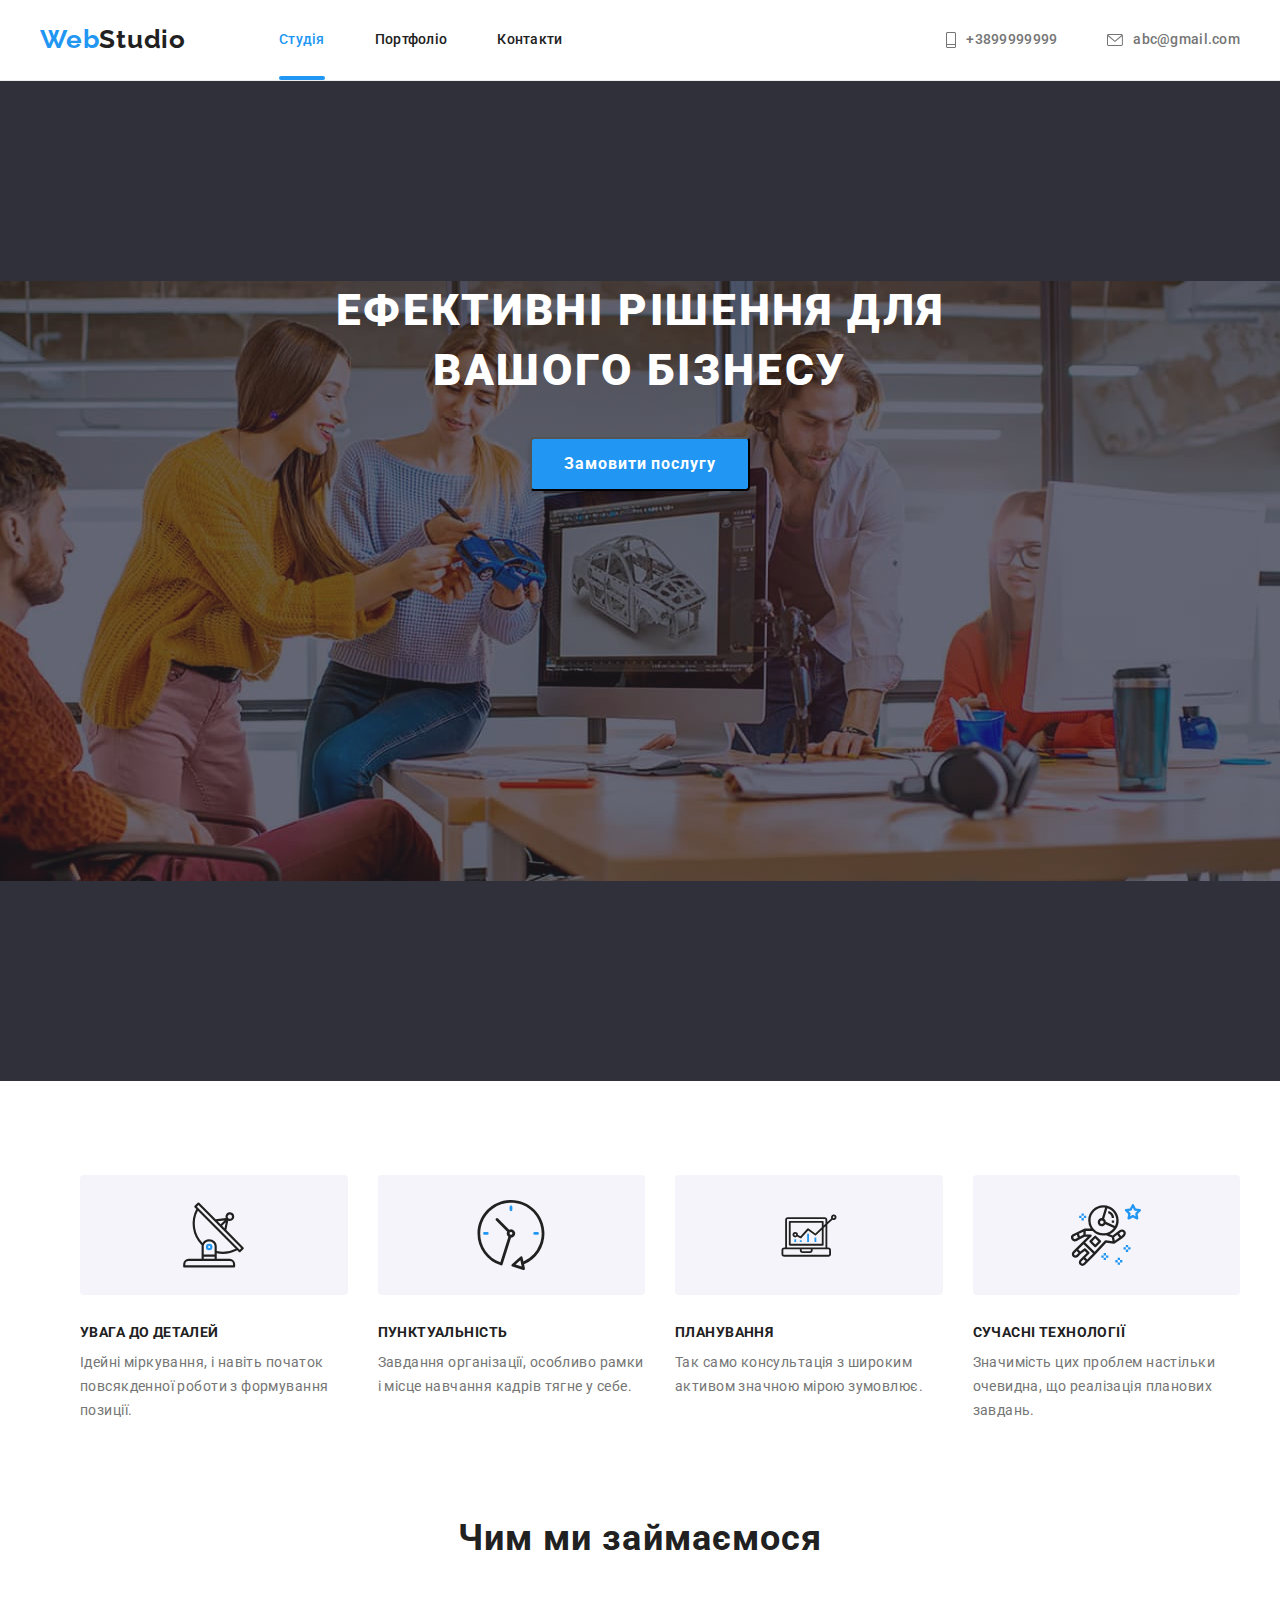
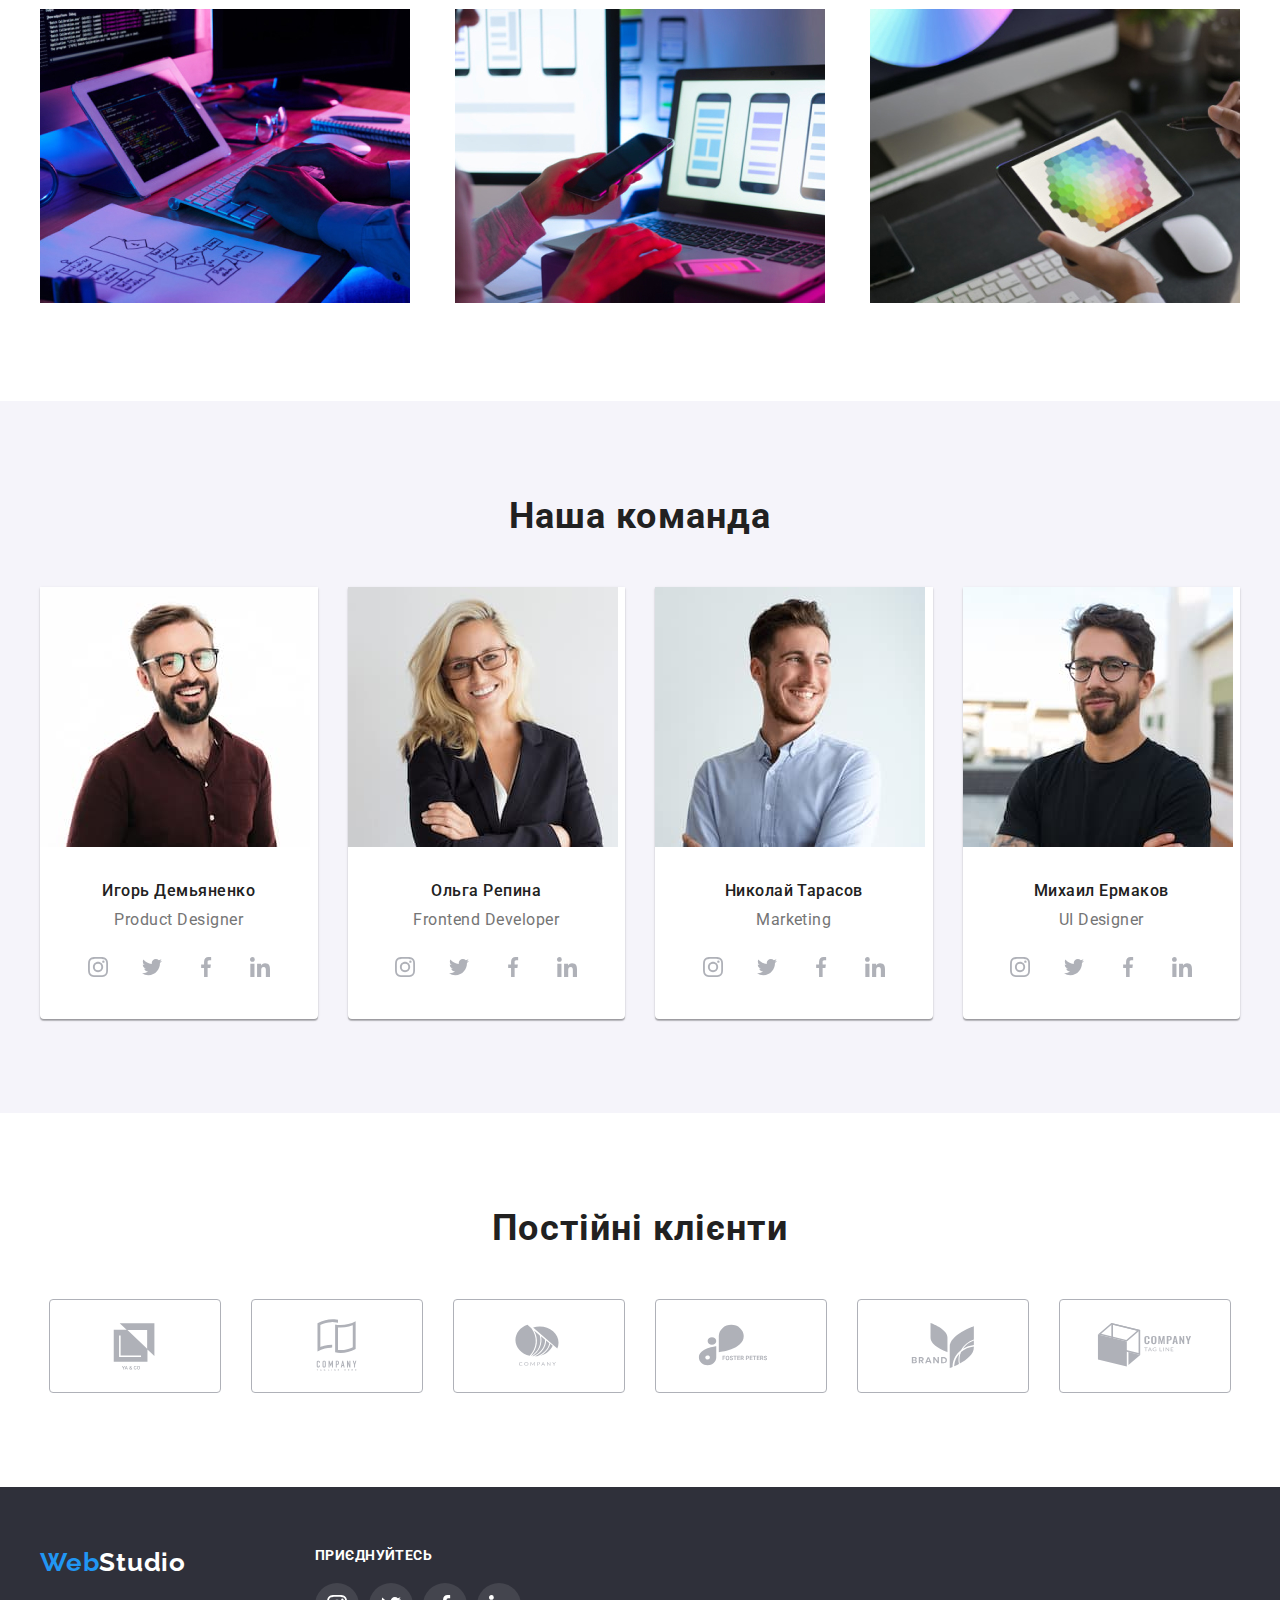
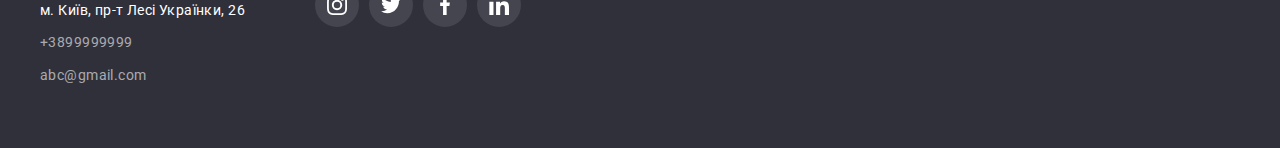
<file: index.html>
<!DOCTYPE html>
<html lang="uk">
  <head>
    <meta charset="UTF-8" />
    <meta http-equiv="X-UA-Compatible" content="IE=edge" />
    <meta name="viewport" content="width=device-width, initial-scale=1.0" />
    <title>goit-markup-hw-01</title>
    <link rel="preconnect" href="https://fonts.googleapis.com" />
    <link rel="preconnect" href="https://fonts.gstatic.com" crossorigin />

    <link rel="preconnect" href="https://fonts.googleapis.com" />
    <link rel="preconnect" href="https://fonts.gstatic.com" crossorigin />
    <link
      href="https://fonts.googleapis.com/css2?family=Raleway:wght@700&family=Roboto:wght@400;500;700;900&display=swap"
      rel="stylesheet"
    />

    <link
      rel="stylesheet"
      href="https://cdnjs.cloudflare.com/ajax/libs/modern-normalize/1.1.0/modern-normalize.min.css"
      integrity="sha512-wpPYUAdjBVSE4KJnH1VR1HeZfpl1ub8YT/NKx4PuQ5NmX2tKuGu6U/JRp5y+Y8XG2tV+wKQpNHVUX03MfMFn9Q=="
      crossorigin="anonymous"
      referrerpolicy="no-referrer"
    />
    <link rel="stylesheet" href="./styles.css/style.css" />
  </head>
  <!-- Унікальний контент сторінки -->
  <body class="body" data-page>
    <!--Шапка сайту-->
    <header class="header">
      <div class="container">
        <div class="header-container">
          <nav class="header-nav">
            <a class="logo link" href="./index.html"
              ><span class="logo-header">Web</span>Studio</a
            >
            <ul class="list-nav list">
              <li>
                <a
                  class="link-item current-link studio link"
                  href="./index.html"
                  >Студія</a
                >
              </li>
              <li>
                <a class="link-item portfolio link" href="./portfolio.html">
                  Портфоліо
                </a>
              </li>
              <li>
                <a class="link-item contacts link" href="#">Контакти </a>
              </li>
            </ul>
          </nav>
         
          <ul class="contacts-list list">
            <li class="contacts-icon-img">
              <a class="link-item contacts-link link" href="tel:+38999999999" 
                >+3899999999
                <svg class="contacts-icon" width="10" height="16">
                  <use href="./images/icons.svg#phone"></use>
                </svg>
              </a>
            </li>

            <li>
              <a class="link-item contacts-mail link" 
                href="mailto:abc@gmail.com"
                >abc@gmail.com
                <svg class="contacts-icon" width="16" height="12">
                  <use href="./images/icons.svg#mail"></use>
                </svg>
              </a>
            </li>
          </ul>
          
        </div>
      </div>
    </header>

    <!-- Основна інформація-герой -->
    <main class="main">
      <section class="hero">
        <div class="container">
          <div class="box-title-hero">
            <h1 class="title-hero">Ефективні рішення для вашого бізнесу</h1>
          </div>
          <div class="btn-hero">
            <button class="button-hero" data-modal-open>Замовити послугу</button>
          </div>
        </div>
      </section>

      <section class="section-features">
        <div class="container">
          <div class="box-list-features">
            <ul class="list-features list">
              <li class="list-features-item">
                <div class="features-img">
                  <svg class="features-icon" width="65" height="70">
                    <use href="./images/icons.svg#antenna"></use>
                  </svg>
                </div>

                <h3 class="section-title">УВАГА ДО ДЕТАЛЕЙ</h3>
                <p class="text">
                  Ідейні міркування, і навіть початок повсякденної роботи з
                  формування позиції.
                </p>
              </li>
              <li class="list-features-item">
                <div class="features-img">
                  <svg class="features-icon" width="70" height="70">
                    <use href="./images/icons.svg#clock"></use>
                  </svg>
                </div>

                <h3 class="section-title">ПУНКТУАЛЬНІСТЬ</h3>
                <p class="text">
                  Завдання організації, особливо рамки і місце навчання кадрів
                  тягне у себе.
                </p>
              </li>

              <li class="list-features-item">
                <div class="features-img">
                  <svg class="features-icon" width="70" height="55">
                    <use href="./images/icons.svg#diagram"></use>
                  </svg>
                </div>
                <h3 class="section-title">ПЛАНУВАННЯ</h3>
                <p class="text">
                  Так само консультація з широким активом значною мірою
                  зумовлює.
                </p>
              </li>
              <li class="list-features-item">
                <div class="features-img">
                  <svg class="features-icon" width="70" height="70">
                    <use href="./images/icons.svg#astronaut"></use>
                  </svg>
                </div>

                <h3 class="section-title">СУЧАСНІ ТЕХНОЛОГІЇ</h3>
                <p class="text">
                  Значимість цих проблем настільки очевидна, що реалізація
                  планових завдань.
                </p>
              </li>
            </ul>
          </div>
        </div>
      </section>
      <section class="works">
        <div class="box-works container">
          <div>
            <h2 class="title-works title">Чим ми займаємося</h2>
          </div>

          <div class="box-img-occupation">
            <ul class="list-occupation list">
              <li>
                <img
                  src="images/img1.jpg"
                  alt="программист за своим рабочим столом"
                />
              </li>
              <li>
                <img src="images/img2.jpg" alt="работа через телефон и пк" />
              </li>
              <li>
                <img src="images/img3.jpg" alt="работа через планшет и пк" />
              </li>
            </ul>
          </div>
        </div>
      </section>

      <section class="section-team">
        <div class="container box-team">
          <h2 class="title title-team">Наша команда</h2>

          <ul class="list-team list">
            <li class="team-item">
              <img
                class="team-img"
                src="images/img4.jpg"
                alt="Игорь Демьяненко Product Designer"
              />
              <div class="card-team">
                <h3 class="section-title-team">Игорь Демьяненко</h3>
                <p class="text-team">Product Designer</p>
                <ul class="socials list">
                  <li class="socials-item">
                    <a
                      class="socials-link link"
                      href=""
                      target="_blank"
                      rel="noopener noreferrer"
                      aria-label="instagram"
                    >
                      <svg class="socials-icon" width="20" height="20">
                        <use href="./images/icons.svg#instagram"></use>
                      </svg>
                    </a>
                  </li>
                  <li class="socials-item">
                    <a
                      class="socials-link link"
                      href=""
                      target="_blank"
                      rel="noopener noreferrer"
                      aria-label="twitter"
                    >
                      <svg class="socials-icon" width="20" height="20">
                        <use href="./images/icons.svg#twitter"></use>
                      </svg>
                    </a>
                  </li>
                  <li class="socials-item">
                    <a
                      class="socials-link link"
                      href=""
                      target="_blank"
                      rel="noopener noreferrer"
                      aria-label="facebook"
                    >
                      <svg class="socials-icon" width="20" height="20">
                        <use href="./images/icons.svg#facebook"></use>
                      </svg>
                    </a>
                  </li>
                  <li class="socials-item">
                    <a
                      class="socials-link link"
                      href=""
                      target="_blank"
                      rel="noopener noreferrer"
                      aria-label="linkedin"
                    >
                      <svg class="socials-icon" width="20" height="20">
                        <use href="./images/icons.svg#linkedin"></use>
                      </svg>
                    </a>
                  </li>
                </ul>
              </div>
            </li>
            <li class="team-item">
              <img
                class="team-img"
                src="images/img5.jpg"
                alt="Ольга Репина Frontend Developer"
              />
              <div class="card-team">
                <h3 class="section-title-team">Ольга Репина</h3>
                <p class="text-team">Frontend Developer</p>
                <ul class="socials list">
                  <li class="socials-item">
                    <a
                      class="socials-link link"
                      href=""
                      target="_blank"
                      rel="noopener noreferrer"
                      aria-label="instagram"
                    >
                      <svg class="socials-icon" width="20" height="20">
                        <use href="./images/icons.svg#instagram"></use>
                      </svg>
                    </a>
                  </li>
                  <li class="socials-item">
                    <a
                      class="socials-link link"
                      href=""
                      target="_blank"
                      rel="noopener noreferrer"
                      aria-label="twitter"
                    >
                      <svg class="socials-icon" width="20" height="20">
                        <use href="./images/icons.svg#twitter"></use>
                      </svg>
                    </a>
                  </li>
                  <li class="socials-item">
                    <a
                      class="socials-link link"
                      href=""
                      target="_blank"
                      rel="noopener noreferrer"
                      aria-label="facebook"
                    >
                      <svg class="socials-icon" width="20" height="20">
                        <use href="./images/icons.svg#facebook"></use>
                      </svg>
                    </a>
                  </li>
                  <li class="socials-item">
                    <a
                      class="socials-link link"
                      href=""
                      target="_blank"
                      rel="noopener noreferrer"
                      aria-label="linkedin"
                    >
                      <svg class="socials-icon" width="20" height="20">
                        <use href="./images/icons.svg#linkedin"></use>
                      </svg>
                    </a>
                  </li>
                </ul>
              </div>
            </li>

            <li class="team-item">
              <img
                class="team-img"
                src="images/img6.jpg"
                alt="Николай Тарасов Marketing"
              />
              <div class="card-team">
                <h3 class="section-title-team">Николай Тарасов</h3>
                <p class="text-team">Marketing</p>
                <ul class="socials list">
                  <li class="socials-item">
                    <a
                      class="socials-link link"
                      href=""
                      target="_blank"
                      rel="noopener noreferrer"
                      aria-label="instagram"
                    >
                      <svg class="socials-icon" width="20" height="20">
                        <use href="./images/icons.svg#instagram"></use>
                      </svg>
                    </a>
                  </li>
                  <li class="socials-item">
                    <a
                      class="socials-link link"
                      href=""
                      target="_blank"
                      rel="noopener noreferrer"
                      aria-label="twitter"
                    >
                      <svg class="socials-icon" width="20" height="20">
                        <use href="./images/icons.svg#twitter"></use>
                      </svg>
                    </a>
                  </li>
                  <li class="socials-item">
                    <a
                      class="socials-link link"
                      href=""
                      target="_blank"
                      rel="noopener noreferrer"
                      aria-label="facebook"
                    >
                      <svg class="socials-icon" width="20" height="20">
                        <use href="./images/icons.svg#facebook"></use>
                      </svg>
                    </a>
                  </li>
                  <li class="socials-item">
                    <a
                      class="socials-link link"
                      href=""
                      target="_blank"
                      rel="noopener noreferrer"
                      aria-label="linkedin"
                    >
                      <svg class="socials-icon" width="20" height="20">
                        <use href="./images/icons.svg#linkedin"></use>
                      </svg>
                    </a>
                  </li>
                </ul>
              </div>
            </li>
            <li class="team-item">
              <img
                class="team-img"
                src="images/img7.jpg"
                alt="Михаил Ермаков UI Designer"
              />
              <div class="card-team">
                <h3 class="section-title-team">Михаил Ермаков</h3>
                <p class="text-team">UI Designer</p>
                <ul class="socials list">
                  <li class="socials-item">
                    <a
                      class="socials-link link"
                      href=""
                      target="_blank"
                      rel="noopener noreferrer"
                      aria-label="instagram"
                    >
                      <svg class="socials-icon" width="20" height="20">
                        <use href="./images/icons.svg#instagram"></use>
                      </svg>
                    </a>
                  </li>
                  <li class="socials-item">
                    <a
                      class="socials-link link"
                      href=""
                      target="_blank"
                      rel="noopener noreferrer"
                      aria-label="twitter"
                    >
                      <svg class="socials-icon" width="20" height="20">
                        <use href="./images/icons.svg#twitter"></use>
                      </svg>
                    </a>
                  </li>
                  <li class="socials-item">
                    <a
                      class="socials-link link"
                      href=""
                      target="_blank"
                      rel="noopener noreferrer"
                      aria-label="facebook"
                    >
                      <svg class="socials-icon" width="20" height="20">
                        <use href="./images/icons.svg#facebook"></use>
                      </svg>
                    </a>
                  </li>
                  <li class="socials-item">
                    <a
                      class="socials-link link"
                      href=""
                      target="_blank"
                      rel="noopener noreferrer"
                      aria-label="linkedin"
                    >
                      <svg class="socials-icon" width="20" height="20">
                        <use href="./images/icons.svg#linkedin"></use>
                      </svg>
                    </a>
                  </li>
                </ul>
              </div>
            </li>
          </ul>
        </div>
      </section>

      <section class="client">
        <div class="container">
          <h2 class="title title-client">Постійні клієнти</h2>
          <div>
            <ul class="client-list list">
              <li class="client-item">
                <a
                  class="client-link link"
                  href=""
                  target="_blank"
                  rel="noopener noreferrer"
                  aria-label="Лого"
                >
                  <svg class="client-icon" width="106" height="60">
                    <use href="./images/icons.svg#logo"></use>
                  </svg>
                </a>
              </li>
              <li class="client-item">
                <a
                  class="client-link link"
                  href=""
                  target="_blank"
                  rel="noopener noreferrer"
                  aria-label="logo-1"
                >
                  <svg class="client-icon" width="106" height="60">
                    <use href="./images/icons.svg#logo-1"></use>
                  </svg>
                </a>
              </li>
              <li class="client-item">
                <a
                  class="client-link link"
                  href=""
                  target="_blank"
                  rel="noopener noreferrer"
                  aria-label="logo-2"
                >
                  <svg class="client-icon" width="106" height="60">
                    <use href="./images/icons.svg#logo-2"></use>
                  </svg>
                </a>
              </li>
              <li class="client-item">
                <a
                  class="client-link link"
                  href=""
                  target="_blank"
                  rel="noopener noreferrer"
                  aria-label="logo-3"
                >
                  <svg class="client-icon" width="106" height="60">
                    <use href="./images/icons.svg#logo-3"></use>
                  </svg>
                </a>
              </li>
              <li class="client-item">
                <a
                  class="client-link link"
                  href=""
                  target="_blank"
                  rel="noopener noreferrer"
                  aria-label="logo-4"
                >
                  <svg class="client-icon" width="106" height="60">
                    <use href="./images/icons.svg#logo-4"></use>
                  </svg>
                </a>
              </li>
              <li class="client-item">
                <a
                  class="client-link link"
                  href=""
                  target="_blank"
                  rel="noopener noreferrer"
                  aria-label="logo-5"
                >
                  <svg class="client-icon" width="106" height="60">
                    <use href="./images/icons.svg#logo-5"></use>
                  </svg>
                </a>
              </li>
            </ul>
          </div>
        </div>
      </section>
    </main>
 
    <!--Підвал сайту-->
    <footer class="footer">
      <div class="container footer-item">
        <div class="footer-content">
          <div class="footer-box">
            <a class="logo-footer link" href=""
              ><span class="logo-color">Web</span>Studio</a
            >

            <address class="address-item">
              <a class="link" href=""
                ><span class="address">м. Київ, пр-т Лесі Українки, 26</span></a
              >
              <a class="contacts-footer link" href="tel:+38999999999"
                >+3899999999</a
              >
              <a class="contacts-footer link" href="mailto:abc@gmail.com"
                >abc@gmail.com</a
              >
            </address>
          </div>

          <div>
            <h3 class="footer-title">Приєднуйтесь</h3>
            <ul class="footer-socials list">
              <li class="footer-socials-item">
                <a
                  class="footer-socials-link link"
                  href=""
                  target="_blank"
                  rel="noopener noreferrer"
                  aria-label="instagram"
                >
                  <svg class="footer-socials-icon" width="20" height="20">
                    <use href="./images/icons.svg#instagram"></use>
                  </svg>
                </a>
              </li>
              <li class="footer-socials-item">
                <a
                  class="footer-socials-link link"
                  href=""
                  target="_blank"
                  rel="noopener noreferrer"
                  aria-label="twitter"
                >
                  <svg class="footer-socials-icon" width="20" height="20">
                    <use href="./images/icons.svg#twitter"></use>
                  </svg>
                </a>
              </li>
              <li class="footer-socials-item">
                <a
                  class="footer-socials-link link"
                  href=""
                  target="_blank"
                  rel="noopener noreferrer"
                  aria-label="facebook"
                >
                  <svg class="footer-socials-icon" width="20" height="20">
                    <use href="./images/icons.svg#facebook"></use>
                  </svg>
                </a>
              </li>
              <li class="footer-socials-item">
                <a
                  class="footer-socials-link link"
                  href=""
                  target="_blank"
                  rel="noopener noreferrer"
                  aria-label="linkedin"
                >
                  <svg class="footer-socials-icon" width="20" height="20">
                    <use href="./images/icons.svg#linkedin"></use>
                  </svg>
                </a>
              </li>
            </ul>
          </div>
        </div>
      </div>
    </footer>
    <!-- Модальне вікно-->
    <div class="backdrop is-hidden" data-modal>
      <div class="modal">
        <button class="modal-btn" type="button" data-modal-close>
          <svg class="modal-btn-icon" width="18" height="18">
            <use href="./images/icons.svg#icon-close"></use>
            
          </svg>
        </button>
      </div>
    </div>
    <script src="./js/modal.js"></script>
  </body>
</html>
</file>
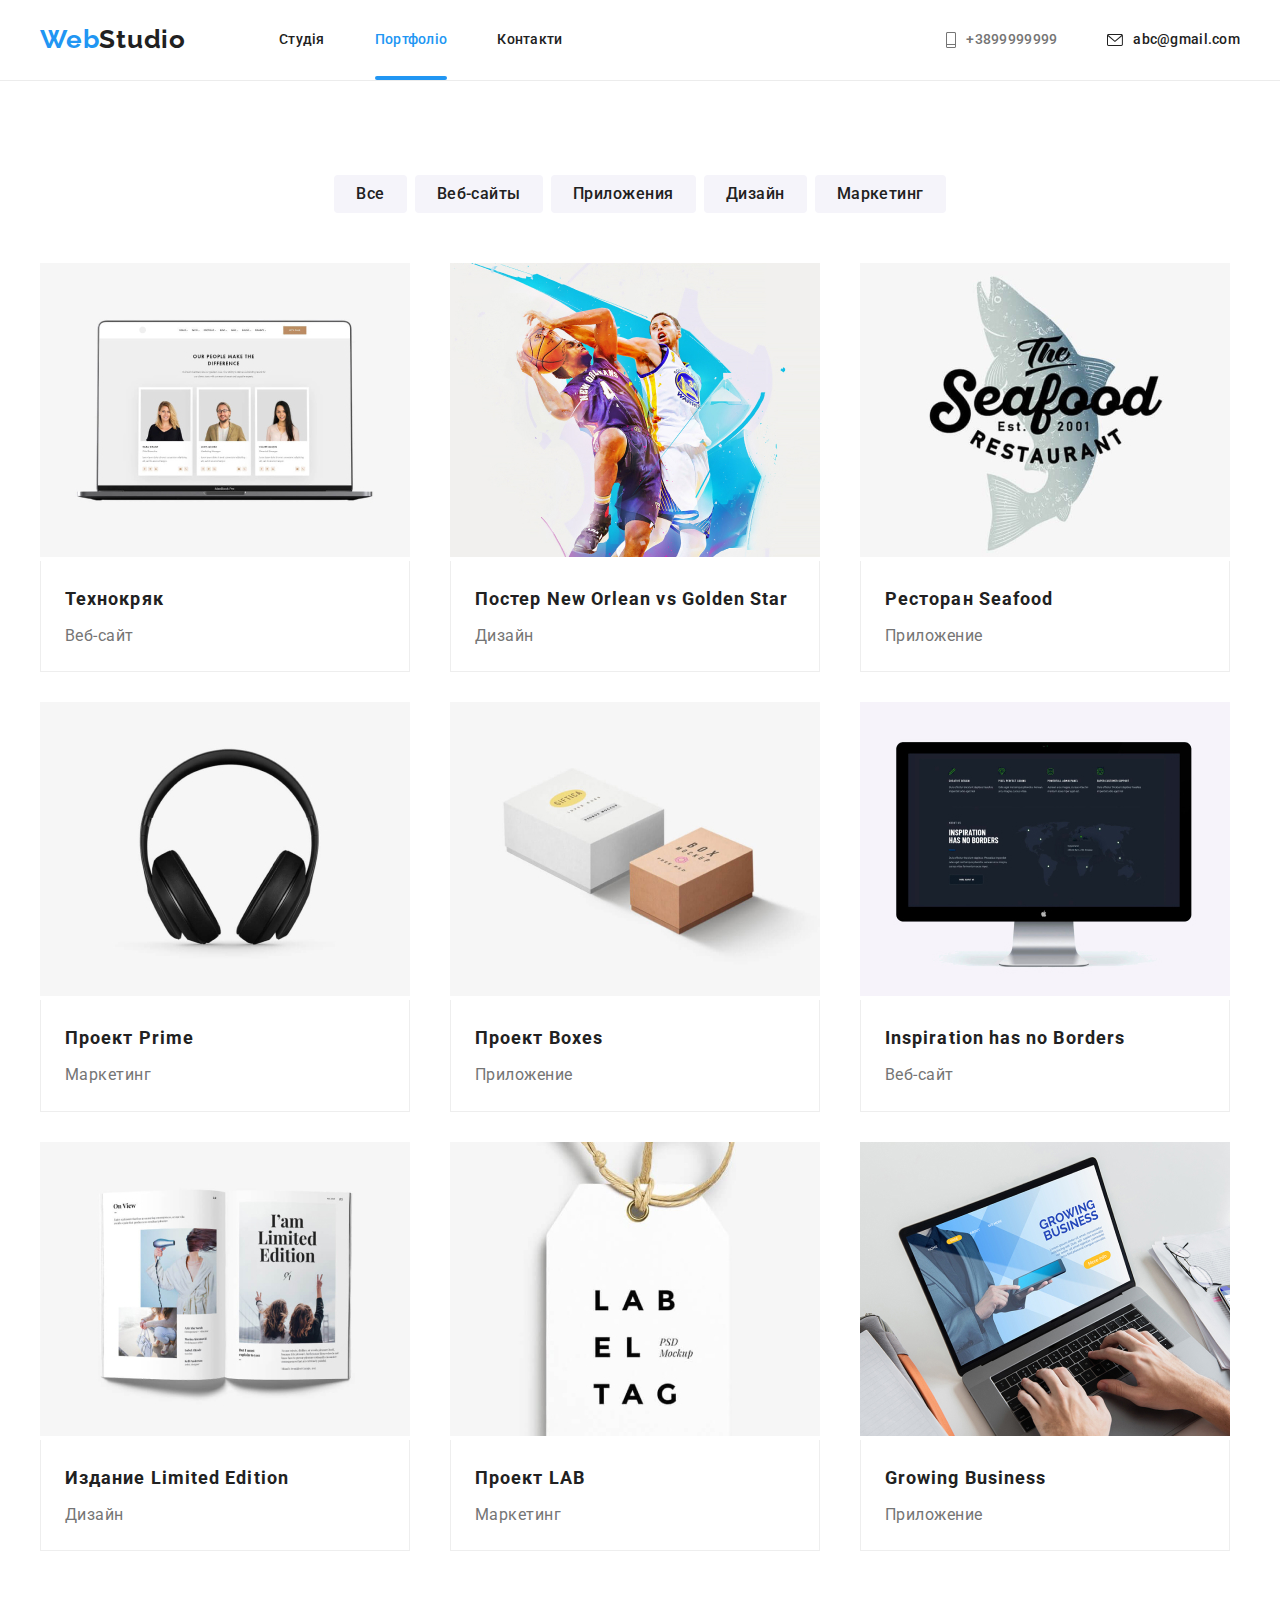
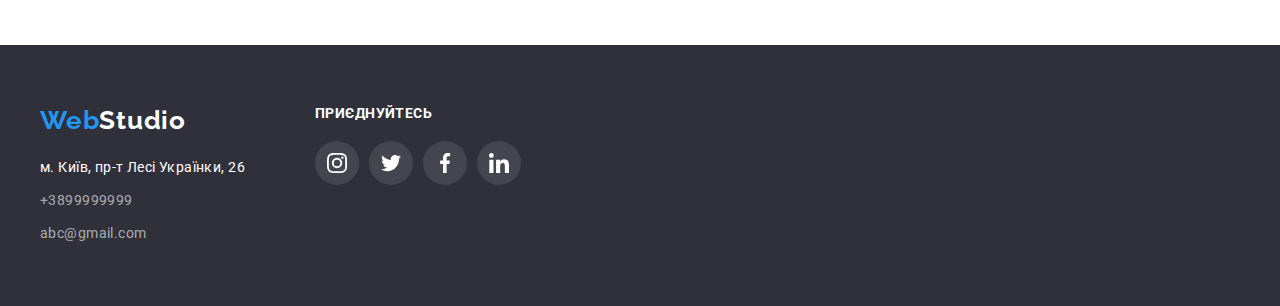
<file: portfolio.html>
<!DOCTYPE html>
<html lang="uk">
  <head>
    <meta charset="UTF-8" />
    <meta http-equiv="X-UA-Compatible" content="IE=edge" />
    <meta name="viewport" content="width=device-width, initial-scale=1.0" />
    <title>goit-markup-hw-01</title>
    <link rel="preconnect" href="https://fonts.googleapis.com" />
    <link rel="preconnect" href="https://fonts.gstatic.com" crossorigin />

    <link rel="preconnect" href="https://fonts.googleapis.com" />
    <link rel="preconnect" href="https://fonts.gstatic.com" crossorigin />
    <link
      href="https://fonts.googleapis.com/css2?family=Raleway:wght@700&family=Roboto:wght@400;500;700;900&display=swap"
      rel="stylesheet"
    />
    <link
      rel="stylesheet"
      href="https://cdnjs.cloudflare.com/ajax/libs/modern-normalize/1.1.0/modern-normalize.min.css"
      integrity="sha512-wpPYUAdjBVSE4KJnH1VR1HeZfpl1ub8YT/NKx4PuQ5NmX2tKuGu6U/JRp5y+Y8XG2tV+wKQpNHVUX03MfMFn9Q=="
      crossorigin="anonymous"
      referrerpolicy="no-referrer"
    />

    <link rel="stylesheet" href="./styles.css/style.css" />
  </head>
  <!-- Унікальний контент сторінки -->
  <body class="body">
    <!--Шапка сайту-->
    <header class="header">
      <div class="container">
        <div class="header-container">
          <nav class="header-nav">
            <a class="logo link" href="./index.html"
              ><span class="logo-header">Web</span>Studio</a
            >
            <ul class="list-nav list">
              <li>
                <a
                  class="link-item  studio link"
                  href="./index.html"
                  >Студія</a
                >
              </li>
              <li>
                <a class="link-item current-link portfolio link" href="./portfolio.html">
                  Портфоліо
                </a>
              </li>
              <li>
                <a class="link-item contacts link" href="">Контакти </a>
              </li>
            </ul>
          </nav>

          <ul class="contacts-list list">
            <li class="contacts-icon-img">
              <a class="link-item contacts-link link" href="tel:+38999999999"
                >+3899999999
                <svg class="contacts-icon" width="10" height="16">
                  <use href="./images/icons.svg#phone"></use>
                </svg>
              </a>
            </li>

            <li>
              <a
                class="link-item contacts-item link"
                href="mailto:abc@gmail.com"
                >abc@gmail.com
                <svg class="contacts-icon" width="16" height="12">
                  <use href="./images/icons.svg#mail"></use>
                </svg>
              </a>
            </li>
          </ul>
        </div>
      </div>
    </header>

    <main>
      <!-- navication -->

      <section class="section-navigation">
        <div class="portfolio container">
          <ul class="list-button list">
            <li class="button-item">
              <button class="button">Все</button>
            </li>
            <li class="button-item">
              <button class="button">Веб-сайты</button>
            </li>
            <li class="button-item">
              <button class="button">Приложения</button>
            </li>
            <li class="button-item">
              <button class="button">Дизайн</button>
            </li>
            <li class="button-item">
              <button class="button">Маркетинг</button>
            </li>
          </ul>

          <div class="portfolio-box">
            <ul class="list list-portfolio">
              <li class="portfolio-item">
                <a class="card-portfolio button-link" href="">
                <div class="portfolio-img">
                  
                  <img src="./images/portfolio/1.jpg" alt="Технокряк" />
                  <div class="overlay">
                    <p class="overlay-text">
                      Ресурс пропонує комплексні пропозиції з різним рівнем функціоналу та сервісів. Все це дозволить відвідувачу отримати вичерпні відомості про компанію чи приватну особу.
                    </p>
                    
                  </div>
                  
                </div>
                  <div class="portfolio-info">
                    <h3 class="section-title-portfolio">Технокряк</h3>
                    <p class="text-portfolio">Веб-сайт</p>
                  </div>
                </a>
                
              </li>
              <li class="portfolio-item">
                <a class="card-portfolio button-link" href="">
                 <div class="portfolio-img">
                  <img
                  src="./images/portfolio/2.jpg"
                  alt="Постер New Orlean vs Golden Star"/>

                  <div class="overlay">
                  <p class="overlay-text">
                    Ресурс пропонує комплексні пропозиції з різним рівнем функціоналу та сервісів. Все це дозволить відвідувачу отримати вичерпні відомості про компанію чи приватну особу.
                  </p>
                </div>
                 </div>
                  

                  <div class="portfolio-info">
                    <h3 class="section-title-portfolio">
                      Постер New Orlean vs Golden Star
                    </h3>
                    <p class="text-portfolio">Дизайн</p>
                  </div>
                </a>
              </li>
              <li class="portfolio-item">
                <a class="card-portfolio button-link" href="">
                  <div class="portfolio-img">
                  <img src="./images/portfolio/3.jpg" alt="Ресторан Seafood" />
                  <div class="overlay">
                    <p class="overlay-text">
                      Ресурс пропонує комплексні пропозиції з різним рівнем функціоналу та сервісів. Все це дозволить відвідувачу отримати вичерпні відомості про компанію чи приватну особу.
                    </p>
                  </div>
                  </div>

               
                  <div class="portfolio-info">
                    <h3 class="section-title-portfolio">Ресторан Seafood</h3>
                    <p class="text-portfolio">Приложение</p>
                  </div>
                </a>
              </li>
              <li class="portfolio-item">
                <a class="card-portfolio button-link" href="">
                  
                  <div class="portfolio-img">
                    <img src="./images/portfolio/4.jpg" alt="Проект Prime" />
                    <div class="overlay">
                      <p class="overlay-text">
                        Ресурс пропонує комплексні пропозиції з різним рівнем функціоналу та сервісів. Все це дозволить відвідувачу отримати вичерпні відомості про компанію чи приватну особу.
                      </p>
                    </div>
                    </div>
                  <div class="portfolio-info">
                    <h3 class="section-title-portfolio">Проект Prime</h3>
                    <p class="text-portfolio">Маркетинг</p>
                  </div>
                </a>
              </li>
              <li class="portfolio-item">
                <a class="card-portfolio button-link" href="">
                 
                  <div class="portfolio-img">
                    <img src="./images/portfolio/5.jpg" alt="Проект Boxes" />
                    <div class="overlay">
                      <p class="overlay-text">
                        Ресурс пропонує комплексні пропозиції з різним рівнем функціоналу та сервісів. Все це дозволить відвідувачу отримати вичерпні відомості про компанію чи приватну особу.
                      </p>
                    </div>
                    </div>
                  <div class="portfolio-info">
                    <h3 class="section-title-portfolio">Проект Boxes</h3>
                    <p class="text-portfolio">Приложение</p>
                  </div>
                </a>
              </li>
              <li class="portfolio-item">
                <a class="card-portfolio button-link" href="">
                  <div class="portfolio-img">
                    <img
                    src="./images/portfolio/6.jpg"
                    alt="Inspiration has no Borders"/>
                    <div class="overlay">
                      <p class="overlay-text">
                        Ресурс пропонує комплексні пропозиції з різним рівнем функціоналу та сервісів. Все це дозволить відвідувачу отримати вичерпні відомості про компанію чи приватну особу.
                      </p>
                    </div>
                    </div>
                  <div class="portfolio-info">
                    <h3 class="section-title-portfolio">
                      Inspiration has no Borders
                    </h3>
                    <p class="text-portfolio">Веб-сайт</p>
                  </div>
                </a>
              </li>
              <li class="portfolio-item">
                <a class="card-portfolio button-link" href="">
                 
                   <div class="portfolio-img">
                    <img src="./images/portfolio/7.jpg"
                     alt="Издание Limited Edition"/>
                    <div class="overlay">
                      <p class="overlay-text">
                        Ресурс пропонує комплексні пропозиції з різним рівнем функціоналу та сервісів. Все це дозволить відвідувачу отримати вичерпні відомості про компанію чи приватну особу.
                      </p>
                    </div>
                    </div>
                  <div class="portfolio-info">
                    <h3 class="section-title-portfolio">
                      Издание Limited Edition
                    </h3>
                    <p class="text-portfolio">Дизайн</p>
                  </div>
                </a>
              </li>
              <li class="portfolio-item">
                <a class="card-portfolio button-link" href="">
                
                  <div class="portfolio-img">
                    <img src="./images/portfolio/8.jpg" alt="Проект LAB" />
                    <div class="overlay">
                      <p class="overlay-text">
                        Ресурс пропонує комплексні пропозиції з різним рівнем функціоналу та сервісів. Все це дозволить відвідувачу отримати вичерпні відомості про компанію чи приватну особу.
                      </p>
                    </div>
                    </div>
                  <div class="portfolio-info">
                    <h3 class="section-title-portfolio">Проект LAB</h3>
                    <p class="text-portfolio">Маркетинг</p>
                  </div>
                </a>
              </li>
              <li class="portfolio-item">
                <a class="card-portfolio button-link" href="">
                  <div class="portfolio-img">
                    <img src="./images/portfolio/9.jpg" alt="Growing Business" />
                    <div class="overlay">
                      <p class="overlay-text">
                        Ресурс пропонує комплексні пропозиції з різним рівнем функціоналу та сервісів. Все це дозволить відвідувачу отримати вичерпні відомості про компанію чи приватну особу.
                      </p>
                    </div>
                    </div>
                  <div class="portfolio-info">
                    <h3 class="section-title-portfolio">Growing Business</h3>
                    <p class="text-portfolio">Приложение</p>
                  </div>
                </a>
              </li>
            </ul>
          </div>
        </div>
      </section>
    </main>
    <!--Підвал сайту-->
    <!--Підвал сайту-->
    <footer class="footer">
      <div class="container footer-item">
        <div class="footer-content">
          <div class="footer-box">
            <a class="logo-footer link" href=""
              ><span class="logo-color">Web</span>Studio</a
            >

            <address class="address-item">
              <a class="link" href=""
                ><span class="address">м. Київ, пр-т Лесі Українки, 26</span></a
              >
              <a class="contacts-footer link" href="tel:+38999999999"
                >+3899999999</a
              >
              <a class="contacts-footer link" href="mailto:abc@gmail.com"
                >abc@gmail.com</a
              >
            </address>
          </div>

          <div>
            <h3 class="footer-title">Приєднуйтесь</h3>
            <ul class="footer-socials list">
              <li class="footer-socials-item">
                <a
                  class="footer-socials-link link"
                  href=""
                  target="_blank"
                  rel="noopener noreferrer"
                  aria-label="instagram"
                >
                  <svg class="footer-socials-icon" width="20" height="20">
                    <use href="./images/icons.svg#instagram"></use>
                  </svg>
                </a>
              </li>
              <li class="footer-socials-item">
                <a
                  class="footer-socials-link link"
                  href=""
                  target="_blank"
                  rel="noopener noreferrer"
                  aria-label="twitter"
                >
                  <svg class="footer-socials-icon" width="20" height="20">
                    <use href="./images/icons.svg#twitter"></use>
                  </svg>
                </a>
              </li>
              <li class="footer-socials-item">
                <a
                  class="footer-socials-link link"
                  href=""
                  target="_blank"
                  rel="noopener noreferrer"
                  aria-label="facebook"
                >
                  <svg class="footer-socials-icon" width="20" height="20">
                    <use href="./images/icons.svg#facebook"></use>
                  </svg>
                </a>
              </li>
              <li class="footer-socials-item">
                <a
                  class="footer-socials-link link"
                  href=""
                  target="_blank"
                  rel="noopener noreferrer"
                  aria-label="linkedin"
                >
                  <svg class="footer-socials-icon" width="20" height="20">
                    <use href="./images/icons.svg#linkedin"></use>
                  </svg>
                </a>
              </li>
            </ul>
          </div>
        </div>
      </div>
    </footer>
    <script src="./js/modal.js"></script>
  </body>
</html>
</file>
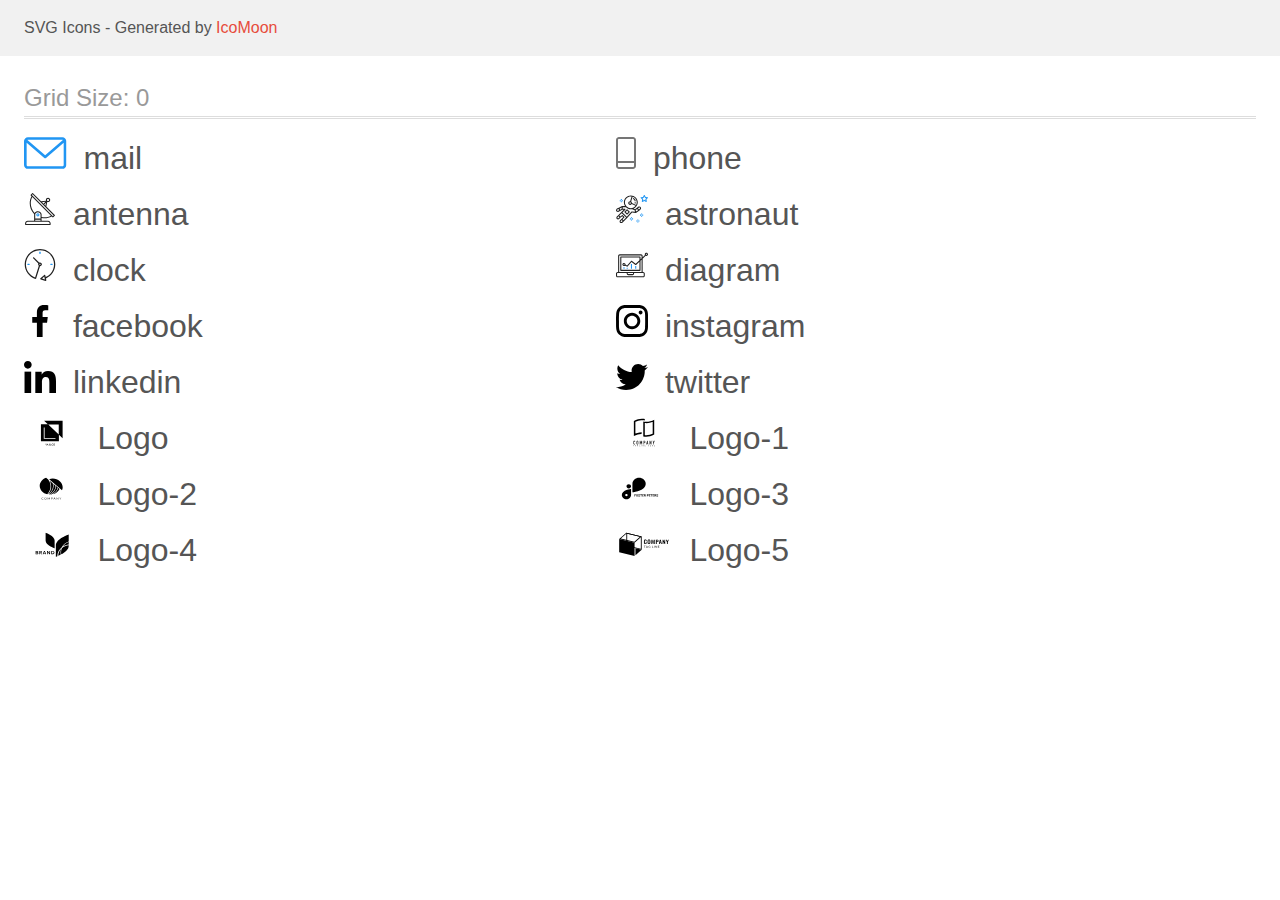
<file: images/icomoon-2/demo.html>
<!doctype html>
<html>
<head>
    <title>IcoMoon - SVG Icons</title>
    <meta charset="utf-8">
    <meta name="viewport" content="width=device-width, initial-scale=1">
    <link rel="stylesheet" href="demo-files/demo.css">
    <link rel="stylesheet" href="style.css">
</head>
<body>
<svg aria-hidden="true" style="position: absolute; width: 0; height: 0; overflow: hidden;" version="1.1" xmlns="http://www.w3.org/2000/svg" xmlns:xlink="http://www.w3.org/1999/xlink">
<defs>
<symbol id="mail" viewBox="0 0 43 32">
<path fill="#2196f3" style="fill: var(--color1, #2196f3)" d="M38.667 0h-34.667c-2.206 0-4 1.794-4 4v24c0 2.206 1.794 4 4 4h34.667c2.206 0 4-1.794 4-4v-24c0-2.206-1.794-4-4-4v0zM38.667 2.667c0.181 0 0.353 0.038 0.511 0.103l-17.844 15.466-17.844-15.466c0.158-0.066 0.33-0.103 0.511-0.103h34.667zM38.667 29.333h-34.667c-0.736 0-1.333-0.598-1.333-1.333v-22.413l17.793 15.421c0.251 0.217 0.563 0.326 0.874 0.326s0.622-0.108 0.874-0.326l17.793-15.421v22.413c0 0.736-0.598 1.333-1.333 1.333v0z"></path>
</symbol>
<symbol id="phone" viewBox="0 0 20 32">
<path fill="#757575" style="fill: var(--color2, #757575)" d="M17 0h-14c-1.654 0-3 1.346-3 3v26c0 1.654 1.346 3 3 3h14c1.654 0 3-1.346 3-3v-26c0-1.654-1.346-3-3-3zM3 2h14c0.552 0 1 0.448 1 1v21h-16v-21c0-0.552 0.448-1 1-1zM17 30h-14c-0.552 0-1-0.448-1-1v-3h16v3c0 0.552-0.448 1-1 1z"></path>
</symbol>
<symbol id="antenna" viewBox="0 0 32 32">
<path fill="#212121" style="fill: var(--color3, #212121)" d="M30.773 22.098l-8.443-8.505 0.937-4.615c0.242 0.094 0.499 0.144 0.758 0.146h0.006c1.192 0.014 2.17-0.941 2.184-2.133s-0.941-2.17-2.133-2.184c-1.192-0.014-2.17 0.941-2.184 2.133-0.003 0.255 0.039 0.509 0.125 0.749l-4.96 0.605-8.091-8.133c-0.099-0.101-0.235-0.159-0.377-0.16-0.14 0.001-0.274 0.056-0.373 0.155l-1.513 1.504c-0.208 0.208-0.208 0.546 0 0.754l0.814 0.826c-3.153 5.798-2.129 12.978 2.519 17.663 0.043 0.041 0.092 0.074 0.146 0.098-0.034 0.18-0.051 0.364-0.052 0.547v6.187h-6.4c-1.472 0.002-2.665 1.195-2.667 2.667v1.067c0 0.295 0.239 0.533 0.533 0.533h24.533c0.295 0 0.533-0.239 0.533-0.533v-1.067c-0.002-1.472-1.195-2.665-2.667-2.667h-6.4v-2.742c1.003 0.21 2.024 0.317 3.049 0.32 2.458-0.003 4.877-0.615 7.040-1.783l0.818 0.823c0.099 0.101 0.235 0.159 0.377 0.16 0.14-0.001 0.274-0.056 0.373-0.155l1.513-1.504c0.208-0.208 0.208-0.546 0-0.754zM23.28 6.233c0.418-0.415 1.093-0.414 1.508 0.004s0.414 1.093-0.004 1.508c-0.2 0.199-0.47 0.31-0.752 0.31h-0.003c-0.589-0.003-1.064-0.483-1.061-1.072 0.002-0.282 0.115-0.552 0.314-0.751h-0.002zM22.024 9.738l-0.598 2.946-1.175-1.182 1.774-1.763zM21.419 8.836l-1.92 1.909-1.485-1.493 3.405-0.415zM24.004 28.8c0.884 0 1.6 0.716 1.6 1.6v0.533h-23.467v-0.533c0-0.884 0.716-1.6 1.6-1.6h20.267zM16.537 26.667v1.067h-5.333v-1.067h5.333zM11.204 25.6v-4.053c0-1.294 1.196-2.347 2.667-2.347s2.667 1.053 2.667 2.347v4.053h-5.333zM17.604 23.904v-2.357c0-1.882-1.675-3.413-3.733-3.413-1.331-0.020-2.576 0.657-3.281 1.786-4.058-4.274-4.971-10.645-2.279-15.887l18.602 18.708c-2.872 1.461-6.165 1.873-9.309 1.163zM28.893 23.22l-21.057-21.181 0.755-0.752 7.935 7.98c0.004 0 0.006 0.007 0.010 0.010l13.115 13.191-0.757 0.752z"></path>
<path fill="#2196f3" style="fill: var(--color1, #2196f3)" d="M13.876 20.267h-0.005c-0.884-0.001-1.601 0.714-1.602 1.598s0.714 1.601 1.598 1.602h0.005c0.884 0.001 1.601-0.714 1.602-1.598s-0.714-1.601-1.598-1.602zM14.249 22.245c-0.1 0.1-0.236 0.156-0.378 0.155-0.295-0.002-0.532-0.242-0.531-0.536 0.001-0.141 0.057-0.276 0.157-0.375s0.233-0.154 0.373-0.155c0.295 0.002 0.532 0.241 0.53 0.536-0.001 0.141-0.057 0.276-0.157 0.375h0.005z"></path>
</symbol>
<symbol id="astronaut" viewBox="0 0 32 32">
<path fill="#2196f3" style="fill: var(--color1, #2196f3)" d="M31.974 4.524c-0.063-0.193-0.229-0.333-0.43-0.363l-1.91-0.278-0.855-1.731c-0.179-0.365-0.777-0.365-0.956 0l-0.855 1.731-1.91 0.278c-0.201 0.029-0.367 0.17-0.431 0.363-0.062 0.193-0.011 0.405 0.135 0.547l1.383 1.348-0.326 1.903c-0.034 0.2 0.048 0.402 0.212 0.522 0.166 0.121 0.382 0.135 0.562 0.040l1.709-0.899 1.709 0.899c0.078 0.041 0.164 0.061 0.249 0.061 0.11 0 0.221-0.034 0.314-0.102 0.164-0.119 0.246-0.322 0.212-0.522l-0.326-1.903 1.383-1.348c0.145-0.142 0.197-0.354 0.135-0.547zM29.511 5.851c-0.125 0.122-0.183 0.299-0.153 0.472l0.191 1.114-1-0.526c-0.078-0.041-0.163-0.061-0.249-0.061s-0.17 0.020-0.249 0.061l-1.001 0.526 0.191-1.114c0.030-0.173-0.028-0.349-0.153-0.472l-0.81-0.789 1.119-0.163c0.174-0.025 0.324-0.134 0.402-0.292l0.5-1.013 0.5 1.013c0.078 0.157 0.228 0.267 0.402 0.292l1.119 0.163-0.809 0.789z"></path>
<path fill="#2196f3" style="fill: var(--color1, #2196f3)" d="M26.134 20.522h-1.067v1.067h1.067v-1.067z"></path>
<path fill="#2196f3" style="fill: var(--color1, #2196f3)" d="M26.134 22.656h-1.067v1.067h1.067v-1.067z"></path>
<path fill="#2196f3" style="fill: var(--color1, #2196f3)" d="M27.2 21.589h-1.067v1.067h1.067v-1.067z"></path>
<path fill="#2196f3" style="fill: var(--color1, #2196f3)" d="M25.067 21.589h-1.067v1.067h1.067v-1.067z"></path>
<path fill="#2196f3" style="fill: var(--color1, #2196f3)" d="M22.4 26.389h-1.067v1.067h1.067v-1.067z"></path>
<path fill="#2196f3" style="fill: var(--color1, #2196f3)" d="M22.4 28.522h-1.067v1.067h1.067v-1.067z"></path>
<path fill="#2196f3" style="fill: var(--color1, #2196f3)" d="M23.467 27.456h-1.067v1.067h1.067v-1.067z"></path>
<path fill="#2196f3" style="fill: var(--color1, #2196f3)" d="M21.333 27.456h-1.067v1.067h1.067v-1.067z"></path>
<path fill="#2196f3" style="fill: var(--color1, #2196f3)" d="M16 24.256h-1.067v1.067h1.067v-1.067z"></path>
<path fill="#2196f3" style="fill: var(--color1, #2196f3)" d="M16 26.389h-1.067v1.067h1.067v-1.067z"></path>
<path fill="#2196f3" style="fill: var(--color1, #2196f3)" d="M17.067 25.322h-1.067v1.067h1.067v-1.067z"></path>
<path fill="#2196f3" style="fill: var(--color1, #2196f3)" d="M14.933 25.322h-1.067v1.067h1.067v-1.067z"></path>
<path fill="#2196f3" style="fill: var(--color1, #2196f3)" d="M5.867 6.122h-1.067v1.067h1.067v-1.067z"></path>
<path fill="#2196f3" style="fill: var(--color1, #2196f3)" d="M5.867 8.255h-1.067v1.067h1.067v-1.067z"></path>
<path fill="#2196f3" style="fill: var(--color1, #2196f3)" d="M6.933 7.189h-1.067v1.067h1.067v-1.067z"></path>
<path fill="#2196f3" style="fill: var(--color1, #2196f3)" d="M4.8 7.189h-1.067v1.067h1.067v-1.067z"></path>
<path fill="#212121" style="fill: var(--color3, #212121)" d="M24.715 14.159c-0.287-0.388-0.709-0.637-1.188-0.705-0.481-0.068-0.956 0.058-1.34 0.352l-1.252 0.96-1.898 1.417-1.358-0.541c2.421-1.086 4.114-3.508 4.114-6.32 0-3.823-3.123-6.933-6.961-6.933s-6.961 3.11-6.961 6.933c0 1.386 0.414 2.674 1.12 3.758l-2.764-0.024c-0.002 0-0.003 0-0.005 0-0.009 0-0.015 0.004-0.023 0.005-0.053 0.002-0.105 0.013-0.155 0.031-0.013 0.005-0.026 0.008-0.038 0.013-0.006 0.003-0.013 0.003-0.019 0.006l-3.233 1.596c-0.001 0-0.001 0-0.001 0.001l-1.893 0.911c-0.021 0.009-0.042 0.021-0.063 0.035-0.755 0.502-1.012 1.489-0.598 2.295 0.22 0.429 0.595 0.745 1.056 0.889 0.178 0.055 0.359 0.083 0.539 0.083 0.29 0 0.577-0.071 0.839-0.211l1.388-0.738 2.264-1.169 1.357-0.008-5.442 5.416c-0.001 0.001-0.001 0.001-0.002 0.001l-1.339 1.333c-0.316 0.315-0.49 0.732-0.49 1.178s0.174 0.863 0.49 1.179c0.325 0.323 0.752 0.485 1.179 0.485s0.854-0.162 1.18-0.485l1.314-1.309 1.741-1.3 0.901 0.897-1.762 1.754c-0 0.001-0.001 0.001-0.002 0.001l-1.339 1.333c-0.316 0.315-0.49 0.732-0.49 1.178s0.174 0.863 0.49 1.179c0.325 0.323 0.753 0.485 1.18 0.485s0.855-0.162 1.18-0.485l3.482-3.467c0.001-0.001 0.001-0.001 0.001-0.002l1.010-1-0.004-0.004c0.006-0.006 0.015-0.009 0.022-0.015l5.166-5.658 3.471 0.494c0.025 0.004 0.050 0.005 0.075 0.005 0.065 0 0.127-0.015 0.187-0.038 0.018-0.006 0.033-0.015 0.050-0.023 0.019-0.010 0.039-0.015 0.058-0.027l3.213-2.133c0.012-0.008 0.018-0.021 0.029-0.029 0.013-0.010 0.029-0.014 0.041-0.026l1.271-1.191c0.662-0.62 0.753-1.635 0.212-2.362zM2.13 17.77c-0.173 0.093-0.37 0.111-0.558 0.052-0.187-0.058-0.338-0.186-0.427-0.358-0.161-0.314-0.068-0.695 0.214-0.902l1.314-0.632 0.449 1.312-0.992 0.528zM5.628 15.942l-1.548 0.8-0.439-1.283 2.027-1.001-0.040 1.484zM20.727 9.322c0 0.918-0.219 1.785-0.599 2.559l-4.181-1.899c-0.044-0.573-0.341-1.075-0.788-1.388l1.464-4.86c2.378 0.756 4.105 2.974 4.105 5.588zM8.938 9.322c0-3.235 2.644-5.867 5.894-5.867 0.253 0 0.5 0.021 0.745 0.052l-1.432 4.754c-0.019-0.001-0.037-0.006-0.057-0.006-1.033 0-1.873 0.837-1.873 1.867s0.84 1.867 1.873 1.867c0.694 0 1.294-0.383 1.618-0.945l3.862 1.755c-1.075 1.446-2.795 2.39-4.737 2.39-3.25 0-5.894-2.632-5.894-5.867zM14.894 10.122c0 0.441-0.362 0.8-0.806 0.8s-0.806-0.359-0.806-0.8c0-0.441 0.362-0.8 0.806-0.8s0.806 0.359 0.806 0.8zM2.465 25.146c-0.236 0.234-0.619 0.234-0.854 0.001-0.114-0.114-0.176-0.263-0.176-0.423s0.062-0.309 0.176-0.421l0.962-0.958 0.851 0.848-0.959 0.955zM5.679 28.88c-0.236 0.234-0.619 0.235-0.855 0.001-0.114-0.114-0.176-0.263-0.176-0.423s0.062-0.309 0.176-0.421l0.963-0.959 0.852 0.848-0.96 0.955zM9.16 25.411c-0.001 0-0.001 0-0.002 0.001l-1.765 1.76-0.852-0.848 1.763-1.755c0 0 0 0 0-0s0.001-0.001 0.002-0.001c0.040-0.040 0.065-0.088 0.090-0.135 0.007-0.014 0.020-0.026 0.026-0.040 0.017-0.041 0.019-0.085 0.026-0.129 0.003-0.025 0.014-0.047 0.014-0.073 0-0.036-0.013-0.070-0.020-0.106-0.006-0.032-0.006-0.065-0.019-0.095-0.020-0.050-0.055-0.094-0.091-0.138-0.010-0.012-0.014-0.027-0.025-0.038 0 0 0 0-0.001 0s-0.001-0.002-0.001-0.002l-1.607-1.6c-0.017-0.017-0.039-0.024-0.058-0.038-0.028-0.022-0.055-0.042-0.087-0.058-0.030-0.015-0.061-0.024-0.093-0.033-0.034-0.010-0.067-0.017-0.103-0.020-0.033-0.002-0.063 0.001-0.095 0.005-0.036 0.004-0.069 0.009-0.104 0.020-0.034 0.011-0.063 0.027-0.094 0.045-0.020 0.011-0.042 0.015-0.061 0.029l-1.773 1.324-0.901-0.897 2.399-2.386 4.361 4.289-0.928 0.919zM15.979 18.394c-0.015-0.002-0.030 0.004-0.045 0.003-0.039-0.002-0.076 0.001-0.115 0.007-0.030 0.005-0.059 0.011-0.088 0.021-0.034 0.012-0.065 0.028-0.097 0.047-0.030 0.018-0.057 0.037-0.083 0.061-0.013 0.011-0.028 0.017-0.040 0.029l-4.698 5.146-4.328-4.257 2.833-2.818c0.209-0.208 0.21-0.546 0.002-0.755-0.105-0.105-0.243-0.157-0.381-0.156v-0.001l-2.219 0.013 0.028-1.607 3.104 0.027c1.265 1.294 3.029 2.101 4.981 2.101 0.437 0 0.864-0.045 1.279-0.123 0.040 0.032 0.079 0.065 0.13 0.085l2.41 0.96 0.331 1.644-3.003-0.427zM20.020 18.572l-0.313-1.558 1.446-1.080 0.947 1.257-2.080 1.381zM23.774 15.741l-0.838 0.785-0.931-1.236 0.831-0.637c0.155-0.119 0.351-0.168 0.543-0.143 0.193 0.027 0.364 0.128 0.48 0.284 0.217 0.292 0.18 0.699-0.085 0.947z"></path>
<path fill="#212121" style="fill: var(--color3, #212121)" d="M13.602 18.544l-2.143-2.133c-0.207-0.207-0.545-0.207-0.753 0l-2.142 2.133c-0.1 0.101-0.157 0.236-0.157 0.378s0.056 0.278 0.157 0.378l2.142 2.133c0.104 0.103 0.241 0.155 0.377 0.155s0.273-0.052 0.376-0.155l2.143-2.133c0.1-0.1 0.157-0.236 0.157-0.378s-0.057-0.278-0.157-0.378zM11.083 20.303l-1.387-1.381 1.387-1.381 1.387 1.381-1.387 1.381z"></path>
<path fill="#212121" style="fill: var(--color3, #212121)" d="M17.164 5.071l-0.258 1.036c0.071 0.018 1.738 0.452 1.738 2.149h1.067c-0-2.017-1.666-2.965-2.547-3.185z"></path>
<path fill="#212121" style="fill: var(--color3, #212121)" d="M19.711 9.322h-1.067v1.067h1.067v-1.067z"></path>
</symbol>
<symbol id="clock" viewBox="0 0 32 32">
<path fill="#212121" style="fill: var(--color3, #212121)" d="M31.297 15.301c-0.002-8.452-6.855-15.303-15.308-15.301s-15.303 6.855-15.301 15.308c0.001 6.658 4.307 12.551 10.649 14.576 0.061 0.019 0.124 0.029 0.187 0.029 0.121-0 0.239-0.032 0.342-0.094 0.135-0.080 0.236-0.207 0.283-0.356l3.865-12.25c1.057-0.005 1.909-0.866 1.903-1.923s-0.866-1.909-1.923-1.903c-0.284 0.001-0.565 0.067-0.82 0.191l-5.106-5.107c-0.253-0.245-0.657-0.238-0.902 0.016-0.239 0.247-0.239 0.639 0 0.886l5.103 5.109c-0.392 0.799-0.168 1.764 0.536 2.309l-3.683 11.673c-7.278-2.681-11.004-10.754-8.323-18.032s10.754-11.004 18.032-8.323 11.004 10.754 8.323 18.032c-1.31 3.556-4.001 6.431-7.462 7.973l-0.398-1.874c-0.073-0.344-0.411-0.565-0.756-0.492-0.109 0.023-0.209 0.074-0.292 0.148l-3.837 3.426c-0.263 0.234-0.287 0.637-0.052 0.9 0.076 0.085 0.174 0.149 0.283 0.184l4.899 1.563c0.335 0.108 0.694-0.077 0.802-0.412 0.034-0.106 0.040-0.219 0.017-0.328l-0.391-1.839c5.664-2.388 9.342-7.942 9.329-14.089v0zM15.992 14.664c0.352 0 0.638 0.286 0.638 0.638s-0.286 0.638-0.638 0.638c-0.352 0-0.638-0.285-0.638-0.638s0.285-0.638 0.638-0.638zM18.093 29.528l2.184-1.948 0.603 2.84-2.787-0.892z"></path>
<path fill="#2196f3" style="fill: var(--color1, #2196f3)" d="M15.354 3.185v1.275c0 0.352 0.285 0.638 0.638 0.638s0.638-0.285 0.638-0.638v-1.275c0-0.352-0.286-0.638-0.638-0.638s-0.638 0.286-0.638 0.638z"></path>
<path fill="#2196f3" style="fill: var(--color1, #2196f3)" d="M3.876 14.664c-0.352 0-0.638 0.286-0.638 0.638s0.285 0.638 0.638 0.638h1.275c0.352 0 0.638-0.285 0.638-0.638s-0.285-0.638-0.638-0.638h-1.275z"></path>
<path fill="#2196f3" style="fill: var(--color1, #2196f3)" d="M28.108 15.939c0.352 0 0.638-0.285 0.638-0.638s-0.285-0.638-0.638-0.638h-1.275c-0.352 0-0.638 0.286-0.638 0.638s0.286 0.638 0.638 0.638h1.275z"></path>
</symbol>
<symbol id="diagram" viewBox="0 0 32 32">
<path fill="#2196f3" style="fill: var(--color1, #2196f3)" d="M14.926 14.965h1.066v4.798h-1.066v-4.797z"></path>
<path fill="#2196f3" style="fill: var(--color1, #2196f3)" d="M19.19 17.097h1.066v2.665h-1.066v-2.665z"></path>
<path fill="#2196f3" style="fill: var(--color1, #2196f3)" d="M10.661 18.696h1.066v1.066h-1.066v-1.066z"></path>
<path fill="#2196f3" style="fill: var(--color1, #2196f3)" d="M7.463 18.163h1.066v1.599h-1.066v-1.599z"></path>
<path fill="#212121" style="fill: var(--color3, #212121)" d="M1.599 28.291h25.587c0.883 0 1.599-0.716 1.599-1.599v-2.132c0-0.883-0.716-1.599-1.599-1.599h-0.533v-13.293l3.028-2.868c0.703 0.346 1.553 0.136 2.013-0.499s0.396-1.508-0.152-2.068-1.42-0.644-2.065-0.198c-0.644 0.446-0.873 1.292-0.542 2.002l-2.281 2.163v-1.23c0-0.883-0.716-1.599-1.599-1.599h-21.322c-0.883 0-1.599 0.716-1.599 1.599v15.992h-0.533c-0.883 0-1.599 0.716-1.599 1.599v2.132c0 0.883 0.716 1.599 1.599 1.599zM30.384 4.837c0.294 0 0.533 0.239 0.533 0.533s-0.239 0.533-0.533 0.533c-0.294 0-0.533-0.239-0.533-0.533s0.239-0.533 0.533-0.533zM3.198 6.969c0-0.294 0.239-0.533 0.533-0.533h21.322c0.294 0 0.533 0.239 0.533 0.533v2.239l-1.066 1.013v-2.186c0-0.294-0.239-0.533-0.533-0.533h-19.19c-0.294 0-0.533 0.239-0.533 0.533v13.326c0 0.294 0.239 0.533 0.533 0.533h19.19c0.294 0 0.533-0.239 0.533-0.533v-9.674l1.066-1.010v12.284h-22.388v-15.992zM7.996 13.899c-0.721-0.002-1.354 0.478-1.546 1.174s0.105 1.433 0.725 1.801c0.62 0.368 1.41 0.276 1.928-0.226l1.853 0.93c0.215 0.108 0.476 0.057 0.636-0.123l3.939-4.431 3.872 2.901c0.208 0.156 0.498 0.139 0.686-0.039l3.365-3.188v8.131h-18.124v-12.26h18.124v2.66l-3.771 3.572-3.904-2.927c-0.222-0.166-0.534-0.135-0.718 0.072l-3.993 4.493-1.493-0.746c0.011-0.064 0.018-0.129 0.020-0.193 0-0.883-0.716-1.599-1.599-1.599zM8.529 15.498c0 0.294-0.239 0.533-0.533 0.533s-0.533-0.239-0.533-0.533c0-0.294 0.239-0.533 0.533-0.533s0.533 0.239 0.533 0.533zM11.727 24.027h5.331v0.533c0 0.294-0.239 0.533-0.533 0.533h-4.264c-0.294 0-0.533-0.239-0.533-0.533v-0.533zM1.066 24.56c0-0.294 0.239-0.533 0.533-0.533h9.062v0.533c0 0.883 0.716 1.599 1.599 1.599h4.264c0.883 0 1.599-0.716 1.599-1.599v-0.533h9.062c0.294 0 0.533 0.239 0.533 0.533v2.132c0 0.294-0.239 0.533-0.533 0.533h-25.587c-0.294 0-0.533-0.239-0.533-0.533v-2.132z"></path>
</symbol>
<symbol id="facebook" viewBox="0 0 32 32">
<path d="M21.329 5.313h2.921v-5.088c-0.504-0.069-2.237-0.225-4.256-0.225-4.212 0-7.097 2.649-7.097 7.519v4.481h-4.648v5.688h4.648v14.312h5.699v-14.311h4.46l0.708-5.688h-5.169v-3.919c0.001-1.644 0.444-2.769 2.735-2.769v0z"></path>
</symbol>
<symbol id="instagram" viewBox="0 0 32 32">
<path d="M31.969 9.408c-0.075-1.7-0.35-2.869-0.744-3.882-0.406-1.075-1.032-2.038-1.851-2.838-0.8-0.813-1.769-1.444-2.832-1.844-1.019-0.394-2.182-0.669-3.882-0.744-1.713-0.081-2.257-0.1-6.601-0.1s-4.888 0.019-6.595 0.094c-1.7 0.075-2.869 0.35-3.882 0.744-1.075 0.406-2.038 1.031-2.838 1.85-0.813 0.8-1.444 1.769-1.844 2.832-0.394 1.019-0.669 2.182-0.744 3.882-0.081 1.713-0.1 2.257-0.1 6.601s0.019 4.888 0.094 6.595c0.075 1.7 0.35 2.869 0.744 3.882 0.406 1.075 1.038 2.038 1.85 2.838 0.8 0.813 1.769 1.444 2.832 1.844 1.019 0.394 2.182 0.669 3.882 0.744 1.706 0.075 2.25 0.094 6.595 0.094s4.888-0.019 6.595-0.094c1.7-0.075 2.869-0.35 3.882-0.744 2.151-0.832 3.851-2.532 4.682-4.682 0.394-1.019 0.669-2.182 0.744-3.882 0.075-1.707 0.094-2.251 0.094-6.595s-0.006-4.888-0.081-6.595zM29.087 22.473c-0.069 1.563-0.331 2.407-0.55 2.969-0.538 1.394-1.644 2.5-3.038 3.038-0.563 0.219-1.413 0.481-2.969 0.55-1.688 0.075-2.194 0.094-6.464 0.094s-4.782-0.019-6.464-0.094c-1.563-0.069-2.407-0.331-2.969-0.55-0.694-0.256-1.325-0.663-1.838-1.194-0.531-0.519-0.938-1.144-1.194-1.838-0.219-0.563-0.481-1.413-0.55-2.969-0.075-1.688-0.094-2.194-0.094-6.464s0.019-4.782 0.094-6.464c0.069-1.563 0.331-2.407 0.55-2.969 0.256-0.694 0.663-1.325 1.2-1.838 0.519-0.531 1.144-0.938 1.838-1.194 0.563-0.219 1.413-0.481 2.969-0.55 1.688-0.075 2.194-0.094 6.464-0.094 4.276 0 4.782 0.019 6.464 0.094 1.563 0.069 2.407 0.331 2.969 0.55 0.694 0.256 1.325 0.662 1.838 1.194 0.531 0.519 0.938 1.144 1.194 1.838 0.219 0.563 0.481 1.413 0.55 2.969 0.075 1.688 0.094 2.194 0.094 6.464s-0.019 4.77-0.094 6.458z"></path>
<path d="M16.059 7.783c-4.538 0-8.22 3.682-8.22 8.22s3.682 8.22 8.22 8.22c4.539 0 8.22-3.682 8.22-8.22s-3.682-8.22-8.22-8.22zM16.059 21.335c-2.944 0-5.332-2.388-5.332-5.332s2.388-5.332 5.332-5.332c2.944 0 5.332 2.388 5.332 5.332s-2.388 5.332-5.332 5.332v0z"></path>
<path d="M26.524 7.458c0 1.060-0.859 1.919-1.919 1.919s-1.919-0.859-1.919-1.919c0-1.060 0.859-1.919 1.919-1.919s1.919 0.859 1.919 1.919v0z"></path>
</symbol>
<symbol id="linkedin" viewBox="0 0 32 32">
<path d="M31.992 32v-0.001h0.008v-11.736c0-5.741-1.236-10.164-7.948-10.164-3.227 0-5.392 1.771-6.276 3.449h-0.093v-2.913h-6.364v21.364h6.627v-10.579c0-2.785 0.528-5.479 3.977-5.479 3.399 0 3.449 3.179 3.449 5.657v10.401h6.62z"></path>
<path d="M0.528 10.636h6.635v21.364h-6.635v-21.364z"></path>
<path d="M3.843 0c-2.121 0-3.843 1.721-3.843 3.843s1.721 3.879 3.843 3.879c2.121 0 3.843-1.757 3.843-3.879-0.001-2.121-1.723-3.843-3.843-3.843v0z"></path>
</symbol>
<symbol id="twitter" viewBox="0 0 32 32">
<path d="M32 6.078c-1.19 0.522-2.458 0.868-3.78 1.036 1.36-0.812 2.398-2.088 2.886-3.626-1.268 0.756-2.668 1.29-4.16 1.588-1.204-1.282-2.92-2.076-4.792-2.076-3.632 0-6.556 2.948-6.556 6.562 0 0.52 0.044 1.020 0.152 1.496-5.454-0.266-10.28-2.88-13.522-6.862-0.566 0.982-0.898 2.106-0.898 3.316 0 2.272 1.17 4.286 2.914 5.452-1.054-0.020-2.088-0.326-2.964-0.808 0 0.020 0 0.046 0 0.072 0 3.188 2.274 5.836 5.256 6.446-0.534 0.146-1.116 0.216-1.72 0.216-0.42 0-0.844-0.024-1.242-0.112 0.85 2.598 3.262 4.508 6.13 4.57-2.232 1.746-5.066 2.798-8.134 2.798-0.538 0-1.054-0.024-1.57-0.090 2.906 1.874 6.35 2.944 10.064 2.944 12.072 0 18.672-10 18.672-18.668 0-0.29-0.010-0.57-0.024-0.848 1.302-0.924 2.396-2.078 3.288-3.406z"></path>
</symbol>
<symbol id="Logo" viewBox="0 0 57 32">
<path d="M20.267 3.733l3.738 3.538-6.938-0.004v17.166h18.133v-6.564l3.733 3.534v-17.671h-18.667zM35.036 17.455l-10.597-10.032h10.597v10.032zM31.746 21.923h-11.81v-11.545h0.835v10.764h10.975v0.782zM22.725 26.72h0.365l-0.635 1.198v0.698h-0.331v-0.698l-0.637-1.198h0.366l0.436 0.898 0.436-0.898zM23.273 28.615l0.154-0.441h0.734l0.155 0.441h0.344l-0.717-1.896h-0.296l-0.716 1.896h0.342zM23.794 27.122l0.275 0.786h-0.549l0.275-0.786zM25.531 27.863c0.048-0.074 0.142-0.161 0.283-0.262-0.074-0.093-0.125-0.172-0.155-0.237s-0.043-0.128-0.043-0.189c0-0.148 0.045-0.266 0.135-0.352s0.212-0.13 0.365-0.13c0.138 0 0.251 0.041 0.339 0.122s0.133 0.181 0.133 0.301c0 0.079-0.020 0.152-0.060 0.219s-0.105 0.132-0.197 0.198l-0.129 0.094 0.366 0.432c0.053-0.104 0.079-0.22 0.079-0.348h0.275c0 0.233-0.055 0.425-0.164 0.574l0.279 0.329h-0.367l-0.107-0.126c-0.135 0.102-0.297 0.152-0.484 0.152s-0.338-0.049-0.451-0.148c-0.112-0.1-0.168-0.23-0.168-0.389 0-0.088 0.024-0.168 0.072-0.241zM26.386 28.282l-0.414-0.488-0.040 0.029c-0.104 0.079-0.156 0.169-0.156 0.271 0 0.088 0.028 0.159 0.085 0.214s0.132 0.082 0.227 0.082c0.107 0 0.207-0.036 0.299-0.107zM26.046 27.442l0.145-0.099 0.040-0.033c0.054-0.048 0.081-0.109 0.081-0.184 0-0.049-0.019-0.092-0.056-0.126s-0.085-0.053-0.142-0.053c-0.062 0-0.111 0.021-0.147 0.063s-0.055 0.094-0.055 0.158c0 0.073 0.045 0.164 0.134 0.275zM29.132 28.472c-0.13 0.113-0.303 0.169-0.52 0.169-0.151 0-0.284-0.036-0.4-0.107s-0.203-0.174-0.266-0.306-0.095-0.285-0.098-0.46v-0.177c0-0.179 0.032-0.336 0.095-0.473s0.154-0.241 0.272-0.315c0.119-0.074 0.256-0.111 0.411-0.111 0.209 0 0.378 0.057 0.505 0.171s0.202 0.274 0.223 0.482h-0.328c-0.016-0.136-0.056-0.234-0.12-0.294s-0.157-0.091-0.28-0.091c-0.143 0-0.253 0.053-0.331 0.158s-0.115 0.257-0.117 0.46v0.168c0 0.205 0.036 0.361 0.109 0.469s0.181 0.161 0.323 0.161c0.129 0 0.227-0.029 0.292-0.087s0.106-0.155 0.124-0.29h0.328c-0.019 0.202-0.094 0.36-0.224 0.474zM31.068 28.206c-0.064 0.14-0.156 0.247-0.276 0.323s-0.256 0.112-0.411 0.112c-0.154 0-0.291-0.037-0.411-0.112s-0.213-0.183-0.279-0.322c-0.065-0.139-0.098-0.299-0.099-0.48v-0.107c0-0.185 0.033-0.348 0.098-0.49s0.158-0.25 0.277-0.324c0.12-0.076 0.257-0.113 0.411-0.113s0.291 0.037 0.41 0.112c0.12 0.074 0.212 0.181 0.277 0.32s0.098 0.301 0.099 0.486v0.105c0 0.186-0.032 0.349-0.096 0.49zM30.716 27.135c-0.079-0.112-0.191-0.168-0.337-0.168-0.142 0-0.254 0.056-0.335 0.168s-0.121 0.269-0.122 0.473v0.109c0 0.208 0.040 0.369 0.121 0.483s0.194 0.171 0.339 0.171c0.146 0 0.258-0.056 0.336-0.167s0.119-0.273 0.119-0.487v-0.099c0-0.21-0.040-0.371-0.12-0.483z"></path>
</symbol>
<symbol id="Logo-1" viewBox="0 0 57 32">
<path d="M26.727 3.165c0.123 0 0.255 0.011 0.386 0.022 0.013 0.001 0.026 0.002 0.039 0.003 0.636 0.045 1.268 0.14 1.889 0.285v-1.527c-0.64-0.16-1.292-0.264-1.95-0.311-0.25-0.019-0.515-0.031-0.788-0.038h-0.228c-1.32 0.005-2.634 0.174-3.913 0.504-1.456 0.363-2.854 0.932-4.151 1.688v15.145c1.249-0.679 2.579-1.197 3.957-1.542 1.088-0.278 2.201-0.448 3.322-0.51h0.045c0.188-0.009 0.375-0.015 0.568-0.016v-1.551c-1.457 0.019-2.906 0.211-4.317 0.574-0.522 0.136-1.027 0.282-1.5 0.445l-0.54 0.183v-11.809l0.231-0.111c1.761-0.835 3.665-1.321 5.609-1.431 0.016-0.001 0.032-0.001 0.049 0 0.215-0.011 0.43-0.016 0.642-0.016h0.243c0.112 0.003 0.224 0.005 0.336 0.012h0.073zM29.415 4.726c0.339 0.026 0.689 0.038 1.044 0.038 1.388-0.005 2.769-0.182 4.114-0.528 1.378-0.346 2.706-0.865 3.956-1.543v14.875c-1.298 0.756-2.696 1.325-4.153 1.688-1.279 0.329-2.593 0.498-3.913 0.503-1 0.008-1.997-0.11-2.968-0.35v-14.971c0.229 0.053 0.465 0.102 0.706 0.142 0.394 0.066 0.81 0.115 1.214 0.145zM36.985 4.841l-0.54 0.182c-0.497 0.167-0.997 0.316-1.5 0.449-1.465 0.377-2.971 0.57-4.483 0.575-0.352 0-0.676-0.010-0.989-0.030l-0.43-0.028v12.148l0.37 0.033c0.343 0.030 0.696 0.045 1.052 0.045 1.191-0.005 2.377-0.159 3.531-0.457 0.95-0.238 1.874-0.57 2.759-0.991l0.231-0.111v-11.813z"></path>
<path d="M19.060 24.113c-0.078-0.080-0.171-0.144-0.274-0.186s-0.214-0.061-0.326-0.057c-0.119-0.002-0.237 0.021-0.347 0.065-0.101 0.040-0.193 0.101-0.27 0.178s-0.135 0.17-0.174 0.271c-0.042 0.107-0.063 0.22-0.062 0.335v2.023c-0.005 0.143 0.022 0.284 0.080 0.415 0.048 0.104 0.117 0.196 0.202 0.271 0.081 0.068 0.176 0.117 0.278 0.144 0.098 0.028 0.2 0.042 0.302 0.042 0.113 0.001 0.224-0.023 0.326-0.070 0.101-0.044 0.193-0.108 0.27-0.187 0.075-0.079 0.135-0.171 0.177-0.271 0.043-0.102 0.065-0.212 0.065-0.323v-0.226h-0.529v0.18c0.002 0.062-0.009 0.123-0.031 0.18-0.017 0.043-0.043 0.082-0.077 0.114-0.033 0.026-0.070 0.046-0.111 0.058-0.036 0.012-0.073 0.018-0.111 0.019-0.047 0.006-0.095-0.002-0.139-0.021s-0.081-0.049-0.11-0.088c-0.050-0.081-0.074-0.176-0.070-0.271v-1.887c-0.003-0.105 0.019-0.208 0.065-0.302 0.027-0.043 0.066-0.077 0.112-0.098s0.097-0.030 0.147-0.024c0.046-0.002 0.091 0.008 0.132 0.028s0.077 0.049 0.104 0.086c0.059 0.078 0.090 0.173 0.088 0.271v0.175h0.524v-0.206c0.001-0.121-0.021-0.241-0.065-0.354-0.039-0.106-0.099-0.203-0.177-0.285z"></path>
<path d="M22.202 24.090c-0.169-0.142-0.381-0.221-0.602-0.222-0.108 0-0.215 0.020-0.316 0.057-0.103 0.037-0.198 0.093-0.279 0.165-0.088 0.079-0.158 0.175-0.205 0.283-0.053 0.124-0.079 0.257-0.077 0.392v1.941c-0.004 0.137 0.023 0.272 0.077 0.397 0.048 0.104 0.118 0.197 0.205 0.271 0.081 0.075 0.176 0.133 0.279 0.171 0.101 0.037 0.208 0.056 0.316 0.057s0.215-0.020 0.316-0.057c0.105-0.038 0.202-0.096 0.286-0.171 0.084-0.076 0.152-0.168 0.2-0.271 0.054-0.125 0.081-0.261 0.077-0.397v-1.941c0.003-0.135-0.024-0.268-0.077-0.392-0.047-0.107-0.115-0.203-0.2-0.283zM21.955 26.706c0.004 0.052-0.003 0.104-0.021 0.152s-0.047 0.092-0.084 0.128c-0.070 0.059-0.158 0.091-0.249 0.091s-0.179-0.032-0.249-0.091c-0.037-0.036-0.066-0.080-0.084-0.128s-0.025-0.101-0.021-0.152v-1.941c-0.004-0.052 0.003-0.104 0.021-0.152s0.047-0.092 0.084-0.128c0.070-0.059 0.158-0.091 0.249-0.091s0.179 0.032 0.249 0.091c0.037 0.036 0.066 0.080 0.084 0.128s0.025 0.101 0.021 0.152v1.941z"></path>
<path d="M26.329 27.573v-3.674h-0.509l-0.668 1.945h-0.009l-0.673-1.945h-0.503v3.674h0.525v-2.235h0.009l0.514 1.58h0.262l0.518-1.58h0.009v2.235h0.525z"></path>
<path d="M29.311 24.157c-0.081-0.091-0.183-0.16-0.297-0.201-0.123-0.040-0.251-0.059-0.38-0.057h-0.78v3.674h0.523v-1.435h0.27c0.163 0.007 0.326-0.027 0.472-0.1 0.119-0.066 0.218-0.163 0.287-0.281 0.061-0.098 0.101-0.206 0.12-0.32 0.021-0.138 0.030-0.278 0.028-0.418 0.005-0.176-0.012-0.353-0.051-0.525-0.035-0.127-0.101-0.243-0.193-0.338zM29.041 25.277c-0.002 0.067-0.019 0.132-0.049 0.191-0.030 0.056-0.077 0.102-0.135 0.129-0.078 0.035-0.162 0.050-0.247 0.046h-0.239v-1.249h0.27c0.081-0.004 0.162 0.012 0.236 0.046 0.054 0.031 0.097 0.079 0.123 0.136 0.029 0.065 0.044 0.134 0.046 0.205 0 0.077 0 0.159 0 0.244s0.005 0.174 0 0.252h-0.005z"></path>
<path d="M31.791 23.899h-0.429l-0.809 3.674h0.523l0.154-0.789h0.714l0.154 0.789h0.524l-0.83-3.674zM31.308 26.283l0.258-1.332h0.009l0.256 1.332h-0.524z"></path>
<path d="M35.173 26.112h-0.009l-0.791-2.213h-0.503v3.674h0.523v-2.209h0.011l0.8 2.209h0.492v-3.674h-0.523v2.213z"></path>
<path d="M38.372 23.899l-0.421 1.461h-0.011l-0.421-1.461h-0.554l0.719 2.121v1.553h0.524v-1.553l0.719-2.121h-0.554z"></path>
<path d="M17.6 28.61h0.252v0.708h0.171v-0.708h0.251v-0.145h-0.675v0.145z"></path>
<path d="M19.721 28.465l-0.331 0.853h0.182l0.070-0.194h0.34l0.073 0.194h0.186l-0.339-0.853h-0.182zM19.694 28.981l0.116-0.316 0.116 0.316h-0.232z"></path>
<path d="M21.818 29.004h0.197v0.11c-0.058 0.046-0.129 0.071-0.202 0.072-0.034 0.002-0.069-0.004-0.1-0.019s-0.059-0.036-0.081-0.063c-0.045-0.065-0.068-0.143-0.063-0.222 0-0.19 0.082-0.285 0.246-0.285 0.043-0.004 0.086 0.007 0.121 0.032s0.061 0.062 0.072 0.104l0.169-0.033c-0.036-0.167-0.156-0.251-0.362-0.251-0.11-0.003-0.216 0.036-0.298 0.11-0.043 0.042-0.076 0.094-0.097 0.15s-0.030 0.117-0.025 0.178c-0.005 0.117 0.034 0.231 0.109 0.32 0.042 0.043 0.092 0.077 0.148 0.098s0.116 0.031 0.176 0.027c0.134 0.004 0.263-0.045 0.362-0.136v-0.336h-0.37v0.144z"></path>
<path d="M23.959 28.465h-0.173v0.853h0.598v-0.145h-0.425v-0.708z"></path>
<path d="M25.769 28.465h-0.173v0.853h0.173v-0.853z"></path>
<path d="M27.539 29.035l-0.349-0.57h-0.167v0.853h0.161v-0.557l0.343 0.557h0.171v-0.853h-0.158v0.57z"></path>
<path d="M29.14 28.943h0.425v-0.145h-0.425v-0.187h0.457v-0.145h-0.63v0.853h0.648v-0.145h-0.475v-0.231z"></path>
<path d="M33.020 28.802h-0.336v-0.336h-0.171v0.853h0.171v-0.373h0.336v0.373h0.171v-0.853h-0.171v0.336z"></path>
<path d="M34.629 28.943h0.426v-0.145h-0.426v-0.187h0.459v-0.145h-0.63v0.853h0.646v-0.145h-0.475v-0.231z"></path>
<path d="M36.812 28.943c0.148-0.023 0.224-0.102 0.224-0.237 0.004-0.036-0.001-0.073-0.016-0.106s-0.038-0.062-0.068-0.083c-0.077-0.039-0.163-0.056-0.25-0.050h-0.362v0.853h0.171v-0.357h0.034c0.037-0.002 0.073 0.004 0.107 0.019 0.025 0.015 0.046 0.037 0.061 0.062l0.186 0.271h0.205l-0.104-0.167c-0.046-0.082-0.111-0.153-0.189-0.205zM36.64 28.825h-0.127v-0.214h0.135c0.059-0.005 0.118 0.002 0.174 0.020 0.012 0.011 0.022 0.025 0.029 0.040s0.009 0.032 0.009 0.049c-0.001 0.017-0.005 0.033-0.013 0.048s-0.019 0.027-0.032 0.037c-0.056 0.017-0.115 0.024-0.174 0.020z"></path>
<path d="M38.458 28.943h0.425v-0.145h-0.425v-0.187h0.459v-0.145h-0.631v0.853h0.648v-0.145h-0.475v-0.231z"></path>
</symbol>
<symbol id="Logo-2" viewBox="0 0 57 32">
<path d="M19.417 26.187c0.008 0 0.017 0.002 0.025 0.005s0.015 0.007 0.020 0.013l0.116 0.111c-0.090 0.090-0.202 0.162-0.327 0.211-0.147 0.053-0.305 0.079-0.464 0.076-0.149 0.003-0.298-0.021-0.436-0.071-0.125-0.045-0.237-0.113-0.329-0.2-0.094-0.089-0.166-0.194-0.212-0.308-0.051-0.127-0.076-0.261-0.074-0.396-0.002-0.135 0.025-0.27 0.080-0.397 0.051-0.115 0.127-0.22 0.225-0.308 0.099-0.087 0.218-0.155 0.349-0.201 0.143-0.048 0.296-0.072 0.449-0.071 0.143-0.003 0.285 0.019 0.417 0.064 0.115 0.043 0.221 0.104 0.313 0.178l-0.097 0.119c-0.007 0.008-0.015 0.016-0.025 0.021-0.012 0.007-0.025 0.010-0.039 0.009-0.015-0.001-0.030-0.005-0.042-0.013l-0.052-0.032-0.073-0.040c-0.031-0.015-0.064-0.028-0.097-0.039-0.043-0.013-0.087-0.024-0.132-0.032-0.057-0.009-0.115-0.013-0.173-0.013-0.111-0.001-0.22 0.017-0.323 0.053-0.096 0.034-0.182 0.084-0.253 0.149-0.073 0.069-0.128 0.15-0.164 0.238-0.041 0.101-0.061 0.207-0.060 0.313-0.002 0.108 0.018 0.216 0.060 0.318 0.035 0.087 0.090 0.167 0.161 0.236 0.067 0.064 0.149 0.114 0.241 0.147 0.095 0.034 0.197 0.051 0.3 0.050 0.059 0.001 0.119-0.003 0.177-0.010 0.096-0.010 0.188-0.039 0.269-0.085 0.041-0.023 0.079-0.049 0.115-0.078 0.015-0.012 0.035-0.020 0.055-0.020z"></path>
<path d="M22.776 25.629c0.002 0.134-0.025 0.267-0.078 0.393-0.047 0.114-0.122 0.218-0.219 0.305s-0.214 0.155-0.344 0.2c-0.285 0.094-0.599 0.094-0.884 0-0.129-0.046-0.245-0.114-0.342-0.201-0.097-0.089-0.172-0.194-0.221-0.308-0.105-0.255-0.105-0.533 0-0.787 0.050-0.115 0.125-0.22 0.221-0.31 0.097-0.084 0.214-0.15 0.342-0.193 0.284-0.096 0.6-0.096 0.884 0 0.129 0.046 0.246 0.114 0.343 0.201 0.096 0.088 0.17 0.191 0.22 0.304 0.054 0.127 0.080 0.261 0.078 0.395zM22.47 25.629c0.002-0.107-0.016-0.214-0.055-0.316-0.033-0.087-0.086-0.168-0.156-0.236-0.068-0.065-0.152-0.116-0.246-0.149-0.207-0.069-0.436-0.069-0.643 0-0.094 0.033-0.178 0.084-0.246 0.149-0.071 0.068-0.125 0.149-0.157 0.236-0.074 0.206-0.074 0.426 0 0.632 0.033 0.087 0.086 0.168 0.157 0.236 0.068 0.065 0.152 0.115 0.246 0.148 0.207 0.067 0.435 0.067 0.643 0 0.093-0.033 0.177-0.083 0.246-0.148 0.070-0.069 0.123-0.149 0.156-0.236 0.039-0.102 0.058-0.209 0.055-0.316z"></path>
<path d="M25.067 25.96l0.030 0.071c0.012-0.025 0.022-0.048 0.033-0.071 0.011-0.024 0.024-0.047 0.038-0.070l0.743-1.174c0.015-0.020 0.028-0.033 0.042-0.037 0.020-0.005 0.040-0.007 0.061-0.006h0.22v1.909h-0.26v-1.404c0-0.018 0-0.038 0-0.059-0.001-0.022-0.001-0.044 0-0.066l-0.747 1.19c-0.009 0.018-0.025 0.033-0.044 0.043s-0.041 0.016-0.064 0.016h-0.042c-0.023 0-0.045-0.005-0.064-0.016s-0.034-0.026-0.044-0.044l-0.769-1.198c0 0.023 0 0.046 0 0.068s0 0.043 0 0.061v1.404h-0.252v-1.905h0.22c0.021-0.001 0.041 0.001 0.061 0.006 0.018 0.008 0.032 0.021 0.041 0.037l0.759 1.175c0.015 0.022 0.028 0.045 0.038 0.068z"></path>
<path d="M27.864 25.865v0.715h-0.291v-1.906h0.649c0.122-0.002 0.244 0.012 0.362 0.042 0.094 0.023 0.181 0.064 0.256 0.119 0.065 0.052 0.114 0.116 0.145 0.187 0.034 0.078 0.051 0.161 0.049 0.244 0.001 0.084-0.017 0.167-0.054 0.244-0.035 0.073-0.089 0.138-0.157 0.191-0.075 0.057-0.162 0.1-0.257 0.126-0.113 0.031-0.232 0.046-0.35 0.044l-0.352-0.005zM27.864 25.66h0.352c0.076 0.001 0.153-0.009 0.225-0.029 0.060-0.018 0.115-0.046 0.163-0.082 0.044-0.035 0.078-0.078 0.099-0.126 0.024-0.051 0.036-0.105 0.035-0.16 0.003-0.053-0.007-0.106-0.029-0.155s-0.057-0.094-0.102-0.13c-0.111-0.075-0.251-0.112-0.391-0.102h-0.352v0.786z"></path>
<path d="M31.772 26.583h-0.23c-0.023 0.001-0.046-0.006-0.064-0.018-0.017-0.012-0.029-0.027-0.038-0.044l-0.198-0.461h-0.993l-0.205 0.461c-0.008 0.017-0.020 0.032-0.036 0.043-0.018 0.013-0.042 0.020-0.065 0.019h-0.23l0.872-1.909h0.302l0.884 1.909zM30.333 25.874h0.82l-0.346-0.777c-0.026-0.058-0.048-0.118-0.065-0.179l-0.034 0.1c-0.010 0.030-0.022 0.058-0.032 0.081l-0.343 0.776z"></path>
<path d="M33.029 24.682c0.017 0.008 0.032 0.020 0.044 0.034l1.272 1.439c0-0.023 0-0.046 0-0.067s0-0.043 0-0.063v-1.352h0.26v1.909h-0.145c-0.021 0.001-0.041-0.003-0.060-0.011-0.018-0.009-0.034-0.021-0.047-0.035l-1.271-1.438c0.001 0.022 0.001 0.044 0 0.066 0 0.021 0 0.040 0 0.058v1.361h-0.26v-1.909h0.154c0.018-0 0.036 0.003 0.052 0.009z"></path>
<path d="M36.748 25.823v0.758h-0.291v-0.758l-0.804-1.15h0.26c0.022-0.001 0.045 0.005 0.063 0.016 0.016 0.012 0.029 0.027 0.039 0.043l0.503 0.742c0.020 0.032 0.038 0.061 0.052 0.088s0.026 0.054 0.036 0.081l0.038-0.082c0.014-0.030 0.031-0.059 0.049-0.087l0.496-0.747c0.010-0.015 0.023-0.028 0.038-0.040 0.017-0.013 0.040-0.020 0.063-0.019h0.263l-0.806 1.155z"></path>
<path d="M24.923 21.47c0.127 0.014 0.255 0.025 0.384 0.035 1.962-0.763 3.622-2.011 4.772-3.588s1.74-3.415 1.695-5.282l-2.162-1.879c0.44 1.988 0.234 4.043-0.594 5.935s-2.245 3.547-4.094 4.779z"></path>
<path d="M24.151 21.383l0.058 0.010c1.975-1.228 3.482-2.942 4.323-4.921s0.981-4.133 0.4-6.181l-3.080-2.676c1.246 2.2 1.747 4.661 1.446 7.098s-1.393 4.75-3.147 6.67z"></path>
<path d="M34.596 14.841c-0.523 2.052-1.794 3.902-3.624 5.276-0.534 0.404-1.111 0.763-1.722 1.074 1.49-0.38 2.859-1.053 4.003-1.966s2.030-2.042 2.592-3.3l-1.249-1.084z"></path>
<path d="M34.106 14.539l-1.778-1.545c-0.034 1.762-0.61 3.483-1.669 4.986s-2.562 2.731-4.352 3.559h0.009c0.399-0 0.798-0.021 1.194-0.062 1.673-0.593 3.151-1.537 4.303-2.748s1.94-2.65 2.295-4.189z"></path>
<path d="M24.409 6.486l-2.122-1.846c-1.897 0.637-3.528 1.756-4.68 3.212s-1.772 3.179-1.778 4.946v0c0.007 1.952 0.763 3.846 2.149 5.383s3.322 2.628 5.501 3.101c1.946-2.060 3.085-4.605 3.252-7.266s-0.647-5.299-2.323-7.53z"></path>
<path d="M39.008 14.255c-0.008-2.316-1.070-4.535-2.955-6.173s-4.439-2.561-7.105-2.567c-1.232-0.001-2.453 0.196-3.602 0.582l12.99 11.286c0.445-0.998 0.673-2.058 0.672-3.128z"></path>
</symbol>
<symbol id="Logo-3" viewBox="0 0 57 32">
<path d="M12.878 11.255h-0.002c-1.279 0-2.316 0.921-2.316 2.058v0.001c0 1.137 1.037 2.058 2.316 2.058h0.002c1.279 0 2.316-0.921 2.316-2.058v-0.001c0-1.137-1.037-2.058-2.316-2.058z"></path>
<path d="M29.971 10.597c-0.004-1.579-0.711-3.092-1.967-4.208s-2.958-1.745-4.735-1.749v0c-1.777 0.003-3.48 0.631-4.737 1.748s-1.964 2.63-1.968 4.209v8.706c0 0 13.405-1.327 13.406-8.704v-0.001z"></path>
<path d="M5.867 22.16c0.003 1.098 0.496 2.151 1.369 2.928s2.058 1.215 3.294 1.218c1.236-0.003 2.42-0.441 3.294-1.218s1.366-1.829 1.37-2.927v-6.057c0 0-9.327 0.924-9.327 6.056zM10.53 23.245c-0.242 0-0.478-0.064-0.678-0.183s-0.357-0.289-0.45-0.487c-0.092-0.198-0.117-0.417-0.069-0.627s0.163-0.404 0.334-0.556c0.171-0.152 0.388-0.255 0.625-0.297s0.482-0.020 0.706 0.062c0.223 0.082 0.414 0.221 0.548 0.4s0.206 0.388 0.206 0.603c0.001 0.143-0.031 0.284-0.092 0.417s-0.151 0.252-0.264 0.353c-0.114 0.101-0.248 0.182-0.397 0.236s-0.308 0.083-0.468 0.083v-0.004z"></path>
<path d="M19.956 22.647h-0.9v0.93h-0.469v-2.275h1.481v0.38h-1.012v0.588h0.9v0.378zM22.209 22.491c0 0.224-0.040 0.42-0.119 0.589s-0.193 0.299-0.341 0.391c-0.147 0.092-0.316 0.137-0.506 0.137-0.189 0-0.357-0.045-0.505-0.136s-0.262-0.22-0.344-0.387c-0.081-0.169-0.122-0.363-0.123-0.581v-0.112c0-0.224 0.040-0.421 0.12-0.591 0.081-0.171 0.195-0.302 0.342-0.392 0.148-0.092 0.317-0.137 0.506-0.137s0.358 0.046 0.505 0.137c0.148 0.091 0.262 0.221 0.342 0.392 0.081 0.17 0.122 0.366 0.122 0.589v0.102zM21.734 22.388c0-0.238-0.043-0.42-0.128-0.544s-0.207-0.186-0.366-0.186c-0.157 0-0.279 0.061-0.364 0.184-0.085 0.122-0.129 0.301-0.13 0.538v0.111c0 0.232 0.043 0.412 0.128 0.541s0.208 0.192 0.369 0.192c0.157 0 0.278-0.061 0.363-0.184 0.084-0.124 0.127-0.304 0.128-0.541v-0.111zM23.73 22.98c0-0.089-0.031-0.156-0.094-0.203-0.063-0.048-0.175-0.098-0.337-0.15-0.163-0.053-0.291-0.105-0.386-0.156-0.258-0.14-0.387-0.328-0.387-0.564 0-0.123 0.034-0.232 0.103-0.328 0.070-0.097 0.169-0.172 0.298-0.227 0.13-0.054 0.276-0.081 0.438-0.081 0.163 0 0.307 0.030 0.434 0.089 0.127 0.058 0.226 0.141 0.295 0.248s0.106 0.229 0.106 0.366h-0.469c0-0.104-0.033-0.185-0.098-0.242s-0.158-0.087-0.277-0.087c-0.115 0-0.204 0.024-0.267 0.073-0.064 0.048-0.095 0.111-0.095 0.191 0 0.074 0.037 0.136 0.111 0.186 0.075 0.050 0.185 0.097 0.33 0.141 0.267 0.080 0.461 0.18 0.583 0.298s0.183 0.267 0.183 0.444c0 0.197-0.075 0.352-0.223 0.464-0.149 0.111-0.349 0.167-0.602 0.167-0.175 0-0.334-0.032-0.478-0.095-0.144-0.065-0.254-0.153-0.33-0.264s-0.113-0.241-0.113-0.388h0.47c0 0.251 0.15 0.377 0.45 0.377 0.111 0 0.198-0.022 0.261-0.067 0.063-0.046 0.094-0.109 0.094-0.191zM26.231 21.682h-0.697v1.895h-0.469v-1.895h-0.687v-0.38h1.853v0.38zM27.869 22.591h-0.9v0.609h1.056v0.377h-1.525v-2.275h1.522v0.38h-1.053v0.542h0.9v0.367zM29.142 22.744h-0.373v0.833h-0.469v-2.275h0.845c0.269 0 0.476 0.060 0.622 0.18s0.219 0.289 0.219 0.508c0 0.155-0.034 0.285-0.102 0.389-0.067 0.103-0.168 0.185-0.305 0.247l0.492 0.93v0.022h-0.503l-0.427-0.833zM28.769 22.365h0.378c0.118 0 0.209-0.030 0.273-0.089 0.065-0.060 0.097-0.143 0.097-0.248 0-0.107-0.031-0.192-0.092-0.253-0.060-0.061-0.154-0.092-0.28-0.092h-0.377v0.683zM31.609 22.775v0.802h-0.469v-2.275h0.887c0.171 0 0.321 0.031 0.45 0.094s0.23 0.152 0.3 0.267c0.070 0.115 0.105 0.245 0.105 0.392 0 0.223-0.077 0.399-0.23 0.528-0.152 0.128-0.363 0.192-0.633 0.192h-0.411zM31.609 22.396h0.419c0.124 0 0.218-0.029 0.283-0.088 0.066-0.058 0.098-0.142 0.098-0.25 0-0.111-0.033-0.202-0.098-0.27s-0.156-0.104-0.272-0.106h-0.43v0.714zM34.575 22.591h-0.9v0.609h1.056v0.377h-1.525v-2.275h1.522v0.38h-1.053v0.542h0.9v0.367zM36.75 21.682h-0.697v1.895h-0.469v-1.895h-0.688v-0.38h1.853v0.38zM38.387 22.591h-0.9v0.609h1.056v0.377h-1.525v-2.275h1.522v0.38h-1.053v0.542h0.9v0.367zM39.661 22.744h-0.373v0.833h-0.469v-2.275h0.845c0.269 0 0.476 0.060 0.622 0.18s0.219 0.289 0.219 0.508c0 0.155-0.034 0.285-0.102 0.389-0.067 0.103-0.168 0.185-0.305 0.247l0.492 0.93v0.022h-0.503l-0.427-0.833zM39.287 22.365h0.378c0.118 0 0.209-0.030 0.273-0.089 0.065-0.060 0.097-0.143 0.097-0.248 0-0.107-0.031-0.192-0.092-0.253-0.060-0.061-0.154-0.092-0.28-0.092h-0.377v0.683zM42.042 22.98c0-0.089-0.031-0.156-0.094-0.203-0.063-0.048-0.175-0.098-0.337-0.15-0.163-0.053-0.291-0.105-0.386-0.156-0.258-0.14-0.388-0.328-0.388-0.564 0-0.123 0.034-0.232 0.103-0.328 0.070-0.097 0.169-0.172 0.298-0.227 0.13-0.054 0.276-0.081 0.438-0.081 0.163 0 0.307 0.030 0.434 0.089 0.127 0.058 0.226 0.141 0.295 0.248 0.071 0.107 0.106 0.229 0.106 0.366h-0.469c0-0.104-0.033-0.185-0.098-0.242s-0.158-0.087-0.277-0.087c-0.115 0-0.204 0.024-0.267 0.073-0.064 0.048-0.095 0.111-0.095 0.191 0 0.074 0.037 0.136 0.111 0.186 0.075 0.050 0.185 0.097 0.33 0.141 0.267 0.080 0.461 0.18 0.583 0.298s0.183 0.267 0.183 0.444c0 0.197-0.074 0.352-0.223 0.464-0.149 0.111-0.349 0.167-0.602 0.167-0.175 0-0.334-0.032-0.478-0.095-0.144-0.065-0.254-0.153-0.33-0.264-0.075-0.111-0.112-0.241-0.112-0.388h0.47c0 0.251 0.15 0.377 0.45 0.377 0.111 0 0.198-0.022 0.261-0.067 0.063-0.046 0.094-0.109 0.094-0.191z"></path>
</symbol>
<symbol id="Logo-4" viewBox="0 0 57 32">
<path d="M14.27 23.859c0.13 0.147 0.199 0.332 0.196 0.521 0.007 0.123-0.017 0.247-0.070 0.361s-0.132 0.216-0.233 0.297c-0.252 0.175-0.565 0.26-0.881 0.24h-1.549v-3.302h1.517c0.299-0.018 0.596 0.059 0.84 0.219 0.098 0.075 0.176 0.17 0.227 0.277s0.074 0.224 0.068 0.341c0.009 0.182-0.054 0.361-0.176 0.505-0.118 0.131-0.28 0.222-0.462 0.258 0.205 0.034 0.391 0.134 0.523 0.282zM12.454 23.36h0.648c0.147 0.010 0.294-0.029 0.412-0.11 0.049-0.040 0.087-0.090 0.111-0.146s0.034-0.116 0.028-0.176c0.005-0.060-0.005-0.12-0.029-0.175s-0.061-0.106-0.108-0.147c-0.122-0.083-0.273-0.123-0.425-0.111h-0.638v0.866zM13.578 24.627c0.052-0.041 0.093-0.093 0.12-0.151s0.038-0.121 0.034-0.184c0.004-0.064-0.008-0.127-0.035-0.186s-0.069-0.111-0.121-0.153c-0.127-0.086-0.283-0.128-0.44-0.119h-0.68v0.908h0.689c0.155 0.008 0.309-0.032 0.435-0.114z"></path>
<path d="M17.371 25.278l-0.844-1.291h-0.317v1.291h-0.726v-3.302h1.374c0.346-0.022 0.689 0.078 0.957 0.281 0.192 0.179 0.308 0.415 0.327 0.666s-0.061 0.499-0.224 0.7c-0.17 0.178-0.401 0.296-0.655 0.336l0.898 1.32h-0.789zM16.21 23.538h0.594c0.412 0 0.618-0.167 0.618-0.5 0.004-0.068-0.007-0.136-0.033-0.2s-0.066-0.122-0.118-0.171c-0.13-0.099-0.298-0.147-0.467-0.134h-0.601l0.007 1.005z"></path>
<path d="M21.339 24.614h-1.446l-0.255 0.665h-0.761l1.328-3.265h0.823l1.323 3.265h-0.761l-0.25-0.665zM21.145 24.114l-0.529-1.394-0.529 1.394h1.057z"></path>
<path d="M26.305 25.278h-0.721l-1.616-2.245v2.245h-0.719v-3.302h0.719l1.616 2.258v-2.258h0.721v3.302z"></path>
<path d="M30.417 24.488c-0.149 0.249-0.376 0.452-0.652 0.582-0.314 0.145-0.662 0.217-1.013 0.208h-1.283v-3.302h1.283c0.351-0.008 0.698 0.061 1.013 0.203 0.276 0.127 0.503 0.328 0.652 0.576 0.148 0.269 0.226 0.565 0.226 0.866s-0.077 0.598-0.226 0.866zM29.593 24.409c0.206-0.219 0.319-0.499 0.319-0.788s-0.113-0.569-0.319-0.788c-0.249-0.199-0.573-0.3-0.902-0.281h-0.5v2.137h0.5c0.329 0.019 0.654-0.082 0.902-0.281z"></path>
<path d="M21.79 3.609c0 0 9.301 3.215 9.103 7.867v7.869c0 0-9.294-3.217-9.1-7.869l-0.004-7.867z"></path>
<path d="M39.179 17.503c1.757-1.107 3.788-1.792 5.909-1.994v-2.463c-2.444 0.862-4.517 2.426-5.909 4.457z"></path>
<path d="M38.124 18.245c1.438-2.651 3.93-4.696 6.964-5.715v-7.098c0 0-13.245 4.58-12.965 11.205v11.203c0 0 0.59-0.205 1.519-0.589 0-0.358 0-0.719 0.042-1.082 0.274-3.076 1.871-5.926 4.44-7.924z"></path>
<path d="M36.864 22.407c0.070-0.777 0.225-1.546 0.463-2.294-1.599 1.725-2.568 3.866-2.77 6.122-0.019 0.213-0.030 0.426-0.035 0.645 0.752-0.331 1.628-0.744 2.548-1.229-0.235-1.067-0.304-2.159-0.206-3.244z"></path>
<path d="M37.391 22.447c-0.088 0.982-0.033 1.969 0.164 2.938 3.619-1.983 7.685-5.046 7.528-8.748v-0.323c-2.585 0.265-5.004 1.3-6.885 2.946-0.44 1.020-0.712 2.094-0.807 3.188z"></path>
</symbol>
<symbol id="Logo-5" viewBox="0 0 57 32">
<path d="M28.493 14.618c-0.236-0.315-0.349-0.686-0.323-1.061v-1.538c0-0.471 0.107-0.83 0.321-1.075s0.581-0.367 1.102-0.366c0.489 0 0.836 0.104 1.042 0.313 0.224 0.266 0.333 0.592 0.308 0.92v0.361h-0.875v-0.366c0.003-0.12-0.005-0.24-0.025-0.358-0.013-0.081-0.057-0.156-0.125-0.213-0.090-0.061-0.203-0.091-0.317-0.083-0.12-0.008-0.239 0.024-0.333 0.088-0.076 0.063-0.127 0.145-0.145 0.235-0.025 0.126-0.037 0.253-0.034 0.38v1.866c-0.014 0.18 0.025 0.36 0.112 0.524 0.044 0.055 0.104 0.099 0.175 0.127s0.149 0.038 0.226 0.029c0.112 0.008 0.223-0.022 0.31-0.084 0.071-0.061 0.117-0.141 0.13-0.227 0.020-0.124 0.030-0.249 0.027-0.374v-0.379h0.875v0.346c0.025 0.342-0.082 0.682-0.303 0.967-0.201 0.228-0.544 0.343-1.047 0.343s-0.884-0.122-1.1-0.375z"></path>
<path d="M32.137 14.633c-0.221-0.239-0.332-0.588-0.332-1.050v-1.617c0-0.457 0.11-0.802 0.332-1.037s0.591-0.351 1.109-0.35c0.515 0 0.882 0.117 1.103 0.35 0.221 0.235 0.333 0.58 0.333 1.037v1.617c0 0.457-0.112 0.807-0.337 1.048s-0.591 0.361-1.1 0.361c-0.509 0-0.886-0.122-1.109-0.36zM33.654 14.245c0.079-0.15 0.115-0.314 0.105-0.479v-1.98c0.010-0.161-0.025-0.322-0.103-0.469-0.044-0.057-0.106-0.101-0.179-0.129s-0.152-0.037-0.231-0.027c-0.079-0.009-0.159 0-0.231 0.028s-0.135 0.072-0.18 0.129c-0.080 0.146-0.116 0.308-0.105 0.469v1.99c-0.011 0.165 0.025 0.329 0.105 0.479 0.051 0.050 0.114 0.091 0.185 0.119s0.147 0.042 0.225 0.042c0.078 0 0.154-0.014 0.225-0.042s0.134-0.068 0.185-0.119v-0.009z"></path>
<path d="M35.735 10.626h0.942l0.708 2.984 0.725-2.984h0.917l0.092 4.308h-0.678l-0.072-2.994-0.699 2.994h-0.544l-0.725-3.005-0.067 3.005h-0.685l0.085-4.308z"></path>
<path d="M40.176 10.626h1.468c0.846 0 1.268 0.408 1.268 1.223 0 0.781-0.445 1.171-1.335 1.17h-0.5v1.915h-0.906l0.005-4.308zM41.43 12.467c0.090 0.010 0.18 0.003 0.266-0.021s0.165-0.063 0.232-0.115c0.104-0.146 0.15-0.316 0.13-0.486 0.005-0.131-0.010-0.263-0.044-0.391-0.013-0.043-0.036-0.083-0.067-0.118s-0.070-0.065-0.114-0.087c-0.126-0.052-0.265-0.076-0.404-0.069h-0.352v1.287h0.352z"></path>
<path d="M44.218 10.626h0.973l0.998 4.308h-0.844l-0.197-0.993h-0.868l-0.203 0.993h-0.857l0.998-4.308zM45.050 13.441l-0.339-1.808-0.339 1.808h0.678z"></path>
<path d="M46.996 10.626h0.634l1.214 2.457v-2.457h0.752v4.308h-0.603l-1.221-2.565v2.565h-0.777l0.002-4.308z"></path>
<path d="M51.357 13.291l-1.009-2.659h0.85l0.616 1.708 0.578-1.708h0.832l-0.997 2.659v1.642h-0.87v-1.642z"></path>
<path d="M29.892 16.817v0.225h-0.739v1.75h-0.31v-1.75h-0.743v-0.225h1.792z"></path>
<path d="M32.209 18.793h-0.239c-0.024 0.001-0.048-0.005-0.067-0.019-0.018-0.011-0.032-0.027-0.040-0.045l-0.214-0.469h-1.026l-0.214 0.469c-0.006 0.020-0.017 0.038-0.033 0.053-0.019 0.013-0.043 0.020-0.067 0.019h-0.239l0.906-1.976h0.315l0.917 1.968zM30.709 18.059h0.855l-0.362-0.804c-0.027-0.061-0.049-0.123-0.067-0.186-0.013 0.038-0.024 0.073-0.034 0.105l-0.033 0.083-0.359 0.802z"></path>
<path d="M33.771 18.599c0.057 0.003 0.114 0.003 0.17 0 0.049-0.004 0.097-0.012 0.145-0.023 0.044-0.009 0.088-0.021 0.13-0.036 0.040-0.014 0.080-0.031 0.121-0.048v-0.444h-0.362c-0.009 0-0.018-0.001-0.026-0.003s-0.016-0.007-0.023-0.012c-0.006-0.004-0.011-0.010-0.014-0.016s-0.005-0.013-0.004-0.020v-0.152h0.703v0.757c-0.057 0.035-0.118 0.067-0.181 0.094-0.065 0.028-0.132 0.050-0.201 0.067-0.074 0.019-0.15 0.032-0.227 0.041-0.088 0.008-0.176 0.013-0.264 0.012-0.156 0.001-0.311-0.024-0.457-0.073-0.136-0.047-0.259-0.117-0.362-0.206-0.101-0.090-0.18-0.196-0.234-0.313-0.057-0.131-0.085-0.27-0.083-0.41-0.002-0.141 0.026-0.281 0.082-0.413 0.052-0.117 0.132-0.224 0.234-0.313 0.103-0.089 0.227-0.159 0.362-0.205 0.155-0.050 0.32-0.075 0.486-0.074 0.084-0 0.169 0.006 0.252 0.017 0.074 0.010 0.146 0.027 0.216 0.050 0.063 0.021 0.124 0.047 0.181 0.078 0.056 0.031 0.108 0.065 0.158 0.103l-0.087 0.122c-0.007 0.011-0.017 0.021-0.029 0.027s-0.027 0.010-0.041 0.010c-0.020-0.001-0.040-0.006-0.056-0.016-0.027-0.013-0.056-0.028-0.089-0.047-0.038-0.021-0.079-0.039-0.121-0.053-0.054-0.019-0.11-0.033-0.167-0.044-0.076-0.012-0.153-0.018-0.23-0.017-0.12-0.001-0.238 0.017-0.35 0.055-0.101 0.035-0.192 0.088-0.266 0.156-0.075 0.071-0.132 0.155-0.169 0.246-0.081 0.214-0.081 0.445 0 0.659 0.040 0.093 0.101 0.178 0.181 0.249 0.074 0.068 0.164 0.121 0.265 0.156 0.115 0.034 0.237 0.047 0.359 0.039z"></path>
<path d="M36.659 18.567h0.989v0.225h-1.292v-1.976h0.31l-0.007 1.75z"></path>
<path d="M38.678 18.792h-0.31v-1.976h0.31v1.976z"></path>
<path d="M39.83 16.826c0.018 0.009 0.034 0.021 0.047 0.036l1.324 1.489c-0.002-0.023-0.002-0.047 0-0.070 0-0.022 0-0.044 0-0.064v-1.408h0.27v1.984h-0.156c-0.023 0.002-0.046-0.002-0.067-0.011-0.019-0.010-0.035-0.023-0.049-0.038l-1.323-1.488c0 0.023 0 0.045 0 0.067s0 0.042 0 0.061v1.408h-0.259v-1.976h0.161c0.017 0 0.035 0.003 0.051 0.009z"></path>
<path d="M43.753 16.817v0.217h-1.098v0.652h0.89v0.21h-0.89v0.674h1.098v0.217h-1.417v-1.971h1.417z"></path>
<path d="M11.286 4.616l13.757 3.372v11.818l-13.757-3.371v-11.819zM10.404 3.609v13.401l15.52 3.806v-13.399l-15.52-3.807z"></path>
<path d="M18.722 27.036l-15.522-3.809v-13.399l15.522 3.807v13.401z"></path>
<path d="M10.661 4.465l13.578 3.33-5.774 4.987-13.58-3.332 5.776-4.985zM10.404 3.609l-7.204 6.219 15.522 3.807 7.202-6.219-15.52-3.807z"></path>
<path d="M19.595 26.282l6.329-5.465-6.329-1.553v7.018z"></path>
</symbol>
</defs>
</svg>

<header class="bgc1 clearfix">
<div class="mhl">
    <p>SVG Icons - Generated by <a href="https://icomoon.io/app">IcoMoon</a></p>
</div>
</header>
    <div class="clearfix mhl ptl">
        <h1 class="mvm mtn fgc1">Grid Size: 0</h1>
        <div class="glyph fs1">
            <div class="clearfix pbs">
                <svg class="icon mail"><use xlink:href="#mail"></use></svg><span class="name"> mail</span>
            </div>
        </div>
        <div class="glyph fs1">
            <div class="clearfix pbs">
                <svg class="icon phone"><use xlink:href="#phone"></use></svg><span class="name"> phone</span>
            </div>
        </div>
        <div class="glyph fs1">
            <div class="clearfix pbs">
                <svg class="icon antenna"><use xlink:href="#antenna"></use></svg><span class="name"> antenna</span>
            </div>
        </div>
        <div class="glyph fs1">
            <div class="clearfix pbs">
                <svg class="icon astronaut"><use xlink:href="#astronaut"></use></svg><span class="name"> astronaut</span>
            </div>
        </div>
        <div class="glyph fs1">
            <div class="clearfix pbs">
                <svg class="icon clock"><use xlink:href="#clock"></use></svg><span class="name"> clock</span>
            </div>
        </div>
        <div class="glyph fs1">
            <div class="clearfix pbs">
                <svg class="icon diagram"><use xlink:href="#diagram"></use></svg><span class="name"> diagram</span>
            </div>
        </div>
        <div class="glyph fs1">
            <div class="clearfix pbs">
                <svg class="icon facebook"><use xlink:href="#facebook"></use></svg><span class="name"> facebook</span>
            </div>
        </div>
        <div class="glyph fs1">
            <div class="clearfix pbs">
                <svg class="icon instagram"><use xlink:href="#instagram"></use></svg><span class="name"> instagram</span>
            </div>
        </div>
        <div class="glyph fs1">
            <div class="clearfix pbs">
                <svg class="icon linkedin"><use xlink:href="#linkedin"></use></svg><span class="name"> linkedin</span>
            </div>
        </div>
        <div class="glyph fs1">
            <div class="clearfix pbs">
                <svg class="icon twitter"><use xlink:href="#twitter"></use></svg><span class="name"> twitter</span>
            </div>
        </div>
        <div class="glyph fs1">
            <div class="clearfix pbs">
                <svg class="icon Logo"><use xlink:href="#Logo"></use></svg><span class="name"> Logo</span>
            </div>
        </div>
        <div class="glyph fs1">
            <div class="clearfix pbs">
                <svg class="icon Logo-1"><use xlink:href="#Logo-1"></use></svg><span class="name"> Logo-1</span>
            </div>
        </div>
        <div class="glyph fs1">
            <div class="clearfix pbs">
                <svg class="icon Logo-2"><use xlink:href="#Logo-2"></use></svg><span class="name"> Logo-2</span>
            </div>
        </div>
        <div class="glyph fs1">
            <div class="clearfix pbs">
                <svg class="icon Logo-3"><use xlink:href="#Logo-3"></use></svg><span class="name"> Logo-3</span>
            </div>
        </div>
        <div class="glyph fs1">
            <div class="clearfix pbs">
                <svg class="icon Logo-4"><use xlink:href="#Logo-4"></use></svg><span class="name"> Logo-4</span>
            </div>
        </div>
        <div class="glyph fs1">
            <div class="clearfix pbs">
                <svg class="icon Logo-5"><use xlink:href="#Logo-5"></use></svg><span class="name"> Logo-5</span>
            </div>
        </div>
  </div>
<script defer src="svgxuse.js"></script>
</body>
</html>
</file>
<file: styles.css/style.css>
/* Шрифти Roboto
Weight 400,500 700 ,900
Raleway
Weight 700
color 
#212121 -h2
#757575-p
#FFFFFF;-hero
 #2196F3;-button-founds
 */
/* root */
/* функция var() */
/* .item{
flex-basis: calc(100%-var(--indent)
(var(--items)-1)/3;
} */
/*     
.list{
    gap: var(--indent);
} */


:root{

    /* fonts */
--main-fount:'Roboto', sans-serif;
--secondary-fount:'Raleway', sans-serif;
/* text colors */
--main-txt-cl-title:#212121;
--main-txt-cl:#757575; 
--main-txt-cl-b-f:#2196F3;
--main-txt:#FFFFFF;
;
/* bg colors */
--dark-bg-cl-hero:#2F303A;
--dark-bg-cl-fet: #E5E5E5;
--dark-bg-cl-tems:#F5F4FA;
--dark-bg-cl-footer:#2F303A;
--accent-bg-cl:#2196F3;
--features-bg-cl:#F5F5F5;
--icons-cl: #AFB1B8;
/* others */
--indent: 30px;
--items: 3; 
--time:color 250ms cubic-bezier(0.4, 0, 0.2, 1);

;

}

.container {
    width: 1200px;
    padding-left: 15px;
    padding-right: 15px;
    margin-left: auto;
    margin-right: auto;
  
    /* outline: 2px solid red;
    outline-offset: -2px; */
  }
.body{
    font-family: var(--main-fount);
    font-style: normal;
    margin: 0;
    
}
.no-scroll{
    overflow: hidden;
}
/* reset styles */
.link{
    text-decoration: none;
    color:currentColor;
}
.list{
    list-style: none;

}

/* Header section */
/* 
 */
.header{

    font-weight: 500;
    font-size: 14px;
    line-height: 1.14;
    letter-spacing: 0.02em;
    color: var(--main-txt-cl-title);
    border-bottom: 1px solid #ECECEC;

}
.header-container{
    align-content: space-between;
    display: flex;
    align-items: center;
    height: 80px;
    margin-right: 0;
    
}
.header-line{
    width: 1600px;
    border: 1px solid #ECECEC;
    border-top:none;
    border-right: none;
    border-left: none;
}

/* header-nav */
.current-link {
   
    position:relative;
    
  
  }
.current-link::after {
    content: '';
    position: absolute;
    bottom: 0px;
    left: 0;
  
    display: block;
    width: 100%;
    height: 4px;
  
    border-radius: 4px;
    background-color: var(--accent-bg-cl);
    
  }

  
.header-nav{
    display: flex;
    align-items: center;
    transition:var(--time);
}
.list-nav{
    display: flex;
    align-items: center;
    gap: 50px; 
    padding-left: 0;
    margin: 0;
    transition:250ms cubic-bezier(0.4, 0, 0.2, 1);

   
}
.link-item {
    display:flex;
    flex-direction:row-reverse;
    align-items: center;
    gap:10px;
    padding-top: 32px;
    padding-bottom: 32px;
    font-weight: 500;
    font-size: 14px;
    line-height: 1.14;
    letter-spacing: 0.02em;
    transition:250ms cubic-bezier(0.4, 0, 0.2, 1);
}

.logo{
    margin-right: 93px;
}

.logo-color {
color: var(--accent-bg-cl);
 }
.logo, .logo-footer {
font-family: 'Raleway';
font-style: normal;
font-weight: 700;
font-size: 26px;
line-height: 1.2;
letter-spacing: 0.03em;
 
}
.logo-header{
font-family: 'Raleway';
font-style: normal;
font-weight: 700;
font-size: 26px;
line-height: 1.2;
letter-spacing: 0.03em; 
color: var(--accent-bg-cl);
}

.logo-foter{
font-family: 'Raleway';
font-style: normal;
font-weight: 700;
font-size: 26px;
line-height: 1.2;
letter-spacing: 0.03em;
color: var(--main-txt);

}
.contacts-list{

display: flex;
gap: 50px;  
margin-top: 0;
margin-bottom: 0;
margin-left:auto;
color:currentColor;


    

}


.text{

font-style: normal;
flex-wrap: wrap;
font-weight: 400;
font-size: 14px;
line-height: 1.71;
/* or 171% */
letter-spacing: 0.03em;
margin: 0;




color: var(--main-txt-cl);

}
.title{
  
margin: 0;
padding-top: 94px;
    
font-weight: 700;
font-size: 36px;
line-height: 1.17;
text-align: center;
letter-spacing: 0.03em;
color: var(--main-txt-cl-title);

}




.list-nav :hover,
.list-nav :focus{

color: var(--accent-bg-cl);
caret-color: var(--accent-bg-cl);


}

.link-item:active {

color: var(--accent-bg-cl);
caret-color: var(--accent-bg-cl);
transition:var(--time);

} 

/* Contacts  */
.contacts-link,
.contacts-mail {
color: var(--main-txt-cl);

}
.contacts-mail{
font-weight: 500;
font-size: 14px;
line-height: 1.14;
letter-spacing: 0.02em;

color: var(--main-txt-cl);

}
/* Contacts icon */
.contacts-list{
 
    display:flex;  
    flex-wrap: wrap;

    align-items: center;
    justify-content:center;
}

.contacts-icon{
  
    fill: currentColor; 

} 

.portfolio-item{
    
    flex-basis: calc((100% - 60px) / 3);
    transition:250ms cubic-bezier(0.4, 0, 0.2, 1);
}

.studio-current {
color: var(--accent-bg-cl);
}
.portfolio-current {
 color: var(--accent-bg-cl);   
}
.contacts-list :hover,
.contacts-list :focus {
color: var(--accent-bg-cl);


}


.contacts-list {
    padding-left: 0;
    transition:var(--time);
}

/* hero */
.hero{
    
 
    height: 600px;
    
    margin-left: auto;
    margin-right: auto;
    padding-top: 200px;
    padding-bottom: 200px;
    background-repeat: no-repeat;

    background-image: linear-gradient(rgba(47, 48, 58, 0.4),rgba(47, 48, 58, 0.4)), url(../images/hero.jpg); 

     background-position: center;

    background-color: var(--dark-bg-cl-hero);
    font-weight: 900;
    font-size: 44px;
    line-height: 1.36;
    text-align: center;
    letter-spacing: 0.06em;
    text-transform: uppercase;
    color: var(--main-txt);

}
.hero-img{
    position: absolute;
    width: 1600px;
    height: 600px;
    left: 0px;
    top: 80px;
 
    background: rgba(47, 48, 58, 0.4);
 
}
.title-hero{
    
    width: 696px;
    font-weight: 900;
    font-size: 44px;
    line-height: 1.36;
    text-align: center;
    letter-spacing: 0.06em;
    text-transform: uppercase;
    color: var(--main-txt);
    margin: 0 auto;
}

.button-hero{
    
display: block;
margin-left: auto;
margin-right: auto;
min-width: 200px;
padding-top: 10px;
padding-right: 32px;
padding-bottom: 10px;
padding-left: 32px;

font-family: inherit;
font-weight: 700;
font-size: 16px;
line-height: 1.88;
align-items: center;
text-align: center;
letter-spacing: 0.06em;
border-radius: 4px;
background-color: var(--accent-bg-cl);
color: var(--main-txt);
box-shadow: 0px 4px 4px rgba(0, 0, 0, 0.15);
}

.btn-hero{
margin-left: auto;
margin-right: auto;
margin-top: 30px;
padding:6px 22px;
}

.section-title{
font-weight:700;
font-size: 14px;
line-height: 1.14;
letter-spacing: 0.03em;
text-transform: uppercase;
color: var(--main-txt-cl-title);
margin-bottom: 10px;
margin-top: 0px;
}
.section-title-item{

font-size: 14px;
line-height: 1.14;
letter-spacing: 0.03em;
text-transform: uppercase;

color: var(--main-txt-cl-title);

}


.section-features{
    /* align-content: flex-start; */
    
    justify-content:space-between;
  
    align-items: center;
    justify-content:start;
    margin: 0;
    padding-top: 94px;
    padding-right: 0px;
    padding-bottom: 94px;
    padding-left: 0px;
 
}
.list-features{
    display: flex;
    gap: 30px;
    
 
    margin: 0;
    margin-top: 0;
    
}
.list-features-item{
    width: 270px;
    padding-left: 0;
   
}
.features-img{
    display: flex;
    align-items: center;
    justify-content: center;
    /* width: 270px; */
    height:120px;

    border-radius: 4px;
    
    margin-bottom: 30px;
    background-color: var(--dark-bg-cl-tems);
}

.list-occupation{
    justify-content: space-between;
    display: flex;
    gap: 30px;
    margin: 0;
    padding: 0;
    
}
.box-img-occupation{
    margin-top: 50px;
}

/* Works */

.works{
   

    justify-content:start;
    align-items:center;
   

    margin: 0 auto;
    padding-top: 0px;
    padding-right: 0px;
    padding-bottom: 94px;
    padding-left: 0px;
}

.title-works{

    padding: 0;
}
/* team */
.section-team{
    /* display: flex; */
    align-items: center;
    justify-content:start;
    align-items:center;
    padding-top: 94px;
    padding-bottom: 94px;
    
}
.list-team{
    /* justify-content:space-between; */
    display: flex;
    flex-wrap: wrap;
    gap: var(--indent);
    margin: 0;
   padding: 0;
    /* flex-basis: calc((100% - var(--indent) * (var(--items) - 1)) / var(--items)); */
    
    
}
.title-team{
  
    margin-bottom: 50px;
    padding:0;
}


.team-item{
    margin:0;
    flex-basis: calc((100% - 90px) / 4);
    box-shadow: 0px 1px 3px rgba(0, 0, 0, 0.12), 0px 1px 1px rgba(0, 0, 0, 0.14), 0px 2px 1px rgba(0, 0, 0, 0.2);
    border-radius: 0px 0px 4px 4px;
    background-color: var(--main-txt);
    flex-wrap: wrap;
    gap: 30px;

}
.card-team{
    padding-top: 30px;
    padding-bottom: 30px;
}


.section-title-team{
    margin: 0px;

    font-weight: 500; 
    font-size: 16px;
    line-height: 1.19;
    text-align: center;
    letter-spacing: 0.03em;
    color: var(--main-txt-cl-title);

    
    }
    
    .text-team{
    margin-top: 10px;
    margin-bottom: 16px;
    
    font-weight: 400;   
    font-size: 16px;
    line-height: 1.2;
    text-align: center;
    letter-spacing: 0.03em;
    
    color: var(--main-txt-cl);
    }
    
    
    .section-team{
        
    letter-spacing: 0.03em;
    color: var(--main-txt-cl-title);
    background-color: var(--dark-bg-cl-tems);
    padding-top: 94px;
    }
/* Social icons */
.socials {
    display: flex;
    align-items: center;
    justify-content: center;
    gap: 10px;
    padding-left: 0px;
      
    }
      

.socials-link {
    display: flex;
    align-items: center;
    justify-content: center;
    width: 44px;
    height: 44px;
   
    color: #AFB1B8;
    background-color: #ffffff;
    border-radius: 50%;
    transition:250ms cubic-bezier(0.4, 0, 0.2, 1);
    }
      
.socials-link:hover,
.socials-link:focus {
    background-color:var(--accent-bg-cl);
    color:#ffffff;
   
    }
      
.socials-icon {
    fill: currentColor;
    }
/* Client */
.client{
    display: flex;
    flex-wrap: wrap;
    align-items: center;
    justify-content: center;
    padding-bottom: 94px;
    margin: 0 auto;
   
}
.client-link:hover,
.client-link:focus {
    border-color: 1px solid var(--accent-bg-cl);
  
    color:var(--accent-bg-cl);
   
}

.client-link{
    display: flex;
    justify-content: center;
    align-items: center;
    width: 170px;
    height: 92px;
    border: 1px solid var(--icons-cl);
    color:var(--icons-cl);
    border-radius: 4px;
    transition:250ms cubic-bezier(0.4, 0, 0.2, 1); 
}
.client-icon{
fill:currentColor; 
}

.title-client{
    margin-bottom: 50px;
}
.client-list{
    display: flex;
    flex-wrap: wrap;
    align-items: center;
    justify-content: center;
    margin: 0 auto;
    padding: 0px;
    fill: var(--accent-bg-cl);
    
    color:var(--icons-cl);
}

.client-item:not(:nth-child(6n)){
    margin-right: 30px;
}

    /* footer */

.footer{
    
    padding: 60px 0px;
    flex-direction:column;
   
    background-color: var(--dark-bg-cl-footer);
    color: var(--main-txt);
   
}
.footer-title{

    display: block;
    align-items: center;
    justify-content: center;
    
    font-style: normal;
    font-weight: 700;
    font-size: 14px;
    line-height: 16px;
    letter-spacing: 0.03em; 
    text-transform: uppercase;
    color: var(--main-txt);
    margin: 0 auto;
    padding: 0 auto;
    
  
}
.footer-item{
    display:flex;
    flex-direction: column;
    
     background-color: var(--dark-bg-cl-footer);
 }   
 .footer-box{
     margin-right: 70px;
 }
.footer-content{
    display: flex;

}
.address-item{
   
    margin-top: 20px;
}

 .address{
     display: block;
    font-style: normal;
    font-weight: 400;
    font-size: 14px;
    line-height: 1.71;
    letter-spacing: 0.03em;
    color: var(--main-txt);
    
 }
 /* Footer icons */
 .footer-socials-link{
    transition:250ms cubic-bezier(0.4, 0, 0.2, 1);
 }
 .footer-socials {
    display: flex;
    align-items: center;
    justify-content: center;
    gap: 10px;
    padding-left: 0 ;
    margin:0 auto;
 
    }
      
.footer-socials-link {
    display: flex;
    align-items: center;
    justify-content: center;
    width: 44px;
    height: 44px;

    
   
    color: #FFFFFF;
    background-color:rgba(255, 255, 255, 0.1);
    border-radius: 50%;
    }
      
.footer-socials-link:hover,
.footer-socials-link:focus {
    background-color:var(--accent-bg-cl);
    
    }
      
.footer-socials-icon {
    fill: currentColor;
    transition:5s cubic-bezier(0.4, 0, 0.2, 1);
    }
.footer-socials{
    padding-top: 20px;
    
}

 /* portfolio css */
 .header-portfolio{
    background-color: var(--dark-bg-cl-fet);
    }
    
.button-item{
    flex-wrap: wrap;
       
}
.button{
    padding:6px 22px;
    font-style: normal;     
    font-weight: 500;
    font-size: 16px;
    line-height: 1.62;
    text-align: center;
    letter-spacing: 0.03em; 
    font: inherit;
    cursor: pointer;
    border: none;
    border-radius: 4px;
    
    color: var(--main-txt-cl-title);
    background-color:var(--dark-bg-cl-tems);
   
    transition:250ms cubic-bezier(0.4, 0, 0.2, 1);
    }
    
.button:hover,
.button:focus,
.button:active{
    
    font-style: normal;     
    font-weight: 500;
    font-size: 16px;
    line-height: 1.62;
    text-align: center;
    letter-spacing: 0.03em; 
    color: var(--main-txt);
    background-color: var(--accent-bg-cl);
    box-shadow: 0px 3px 1px rgba(0, 0, 0, 0.1), 0px 1px 2px rgba(0, 0, 0, 0.08), 0px 2px 2px rgba(0, 0, 0, 0.12);
   
    
    
    }
    
        
.button-link{
       
    color: var(--main-txt-cl-title);
    text-decoration: none;
    
}
.contacts-footer {
    display: flex;
    margin-top: 9px;
    
    font-family: 'Roboto';
    font-style: normal;
    font-weight: 400;
    font-size: 14px;
    line-height: 1.71;
    letter-spacing: 0.03em;
    color: rgba(255, 255, 255, 0.6);
    
    }
.current-link{
    color: var(--accent-bg-cl);
}
    
.section-title-portfolio{
    font-style: normal;
    font-weight: 700;
    font-size: 18px;
    line-height: 2;
    letter-spacing: 0.06em;
    margin-top: 0px;
    margin-bottom: 4px;
    
    color: var(--main-txt-cl-title);
    }
.text-portfolio {
    font-style: normal;
    font-weight: 400;
    font-size: 16px;
    line-height:1.9;
    margin: 0;
    letter-spacing: 0.03em;
    
    color: var(--main-txt-cl);
}
.list-button {
   
    display:flex;
    gap:8px;
       
    justify-content: center;
    align-items:center;
    margin-top: 0;
    margin-bottom: 50px;
    padding: 0px;
        
    font: inherit;
    cursor: pointer;
    border: none;
    border-radius: 4px;
        
        
    font-weight: 500;
    font-size: 16px;
    line-height: 1.62;
    letter-spacing: 0.03em;
    cursor: pointer;
    color: var(--main-txt);
    
    
    }
.section-navigation{
    display: flex;
    flex-wrap: wrap;
    padding: 94px 0px;
        
    background-color: var(--main-txt)
    }
.portfolio-info{
    padding-top: 20px;
    padding-right: 24px;
    padding-bottom: 20px;
    padding-left: 24px;
    margin: 0;
    
    border-right:1px solid #EEEEEE;
    border-bottom:1px solid #EEEEEE;
    border-left:1px solid #EEEEEE;
   
        
    
    }
.portfolio-nav {
    display: flex;
    gap:30px;
    flex-wrap: wrap;
    justify-content: center;
    margin-right: auto; 
    margin-left: auto;
    padding-left: 0;
    }
    .list-portfolio {
    display: flex;
    gap:30px;
    flex-wrap: wrap;
      
    margin: 0 auto;
    padding-left: 0;
    padding-bottom: 0px;
   
       
    }
    
.list-portfolio:nth-child(4n + 1)
    {
    padding-bottom: 30px;
    } 
.list-portfolio:last-child{
    padding-bottom: 0px;
    }
.card-portfolio{
    display: inline-block;   
    margin: 0;
    background: #FFFFFF;
    padding-bottom: 0px;
    transition:250ms cubic-bezier(0.4, 0, 0.2, 1);
    
      
    }
.card-portfolio:hover,
.card-portfolio:focus
    {
box-shadow: 0px 4px 4px rgba(0, 0, 0, 0.15);

    }
.portfolio-img{
   
    position: relative;
    overflow: hidden;
    transition:250ms cubic-bezier(0.4, 0, 0.2, 1);
}
.portfolio-item :hover .overlay{
    transform: translateY(0);
    opacity: 1;
    box-shadow: 0px 1px 1px rgba(0, 0, 0, 0.12), 0px 4px 4px rgba(0, 0, 0, 0.06), 1px 4px 6px rgba(0, 0, 0, 0.16);
   
}
.overlay{
    position: absolute;
    top: 0;
    left: 0;

    transform: translateY(100%);

    width: 100%;
    height: 100%;
    padding:63px 24px;
    display: flex;
    align-content: center;
    justify-content: center;
    background: rgba(33, 150, 243, 0.9);
    transition: transform 250ms cubic-bezier(0.4, 0, 0.2, 1);
    overflow: hidden;
    opacity: 0;
    transition:250ms cubic-bezier(0.4, 0, 0.2, 1);
    
    
}
.overlay-text{
    font-style: normal;
    font-weight: 400;
    font-size: 18px;
    line-height: 1.56;
    color: var(--main-txt);

    letter-spacing: 0.03em;
    user-select: none;
   
}
.portfolio-box{

    background-color: var(--main-txt);
       
    }
    /* Modal window */
.backdrop{
    position: fixed;
    top: 0;
    left: 0;
    z-index: 1000;
    width: 100%;
    height: 100%;
    background: rgba(0, 0, 0, 0.2);
    transition: opacity 250ms ease-out, visibility 250ms ease-out;
    }
   
.modal {
    position: relative;
    top: 50%;
    left: 50%;
    transform: translate(-50%, -50%) scale(1) rotate(0);
    width: 521px;
    height: 581px;
    background-color: var(--main-txt);
    
    box-shadow: 0px 1px 3px rgba(0, 0, 0, 0.12), 0px 1px 1px rgba(0, 0, 0, 0.14), 0px 2px 1px rgba(0, 0, 0, 0.2);
    border-radius: 4px;
    transition:250ms cubic-bezier(0.4, 0, 0.2, 1);

}
.modal-btn{
    position: absolute;
    top: 0;
    right: 0;
    display: flex;
    align-items: center;
    justify-content: center;

    width:30px ;
    height: 30px;
    padding: 0;
    border-radius: 50%;
    background:var(--main-txt);
    border: 1px solid rgba(0, 0, 0, 0.1);
    cursor: pointer;

}

.backdrop.is-hidden {
    opacity: 0;
    visibility: hidden;
    pointer-events: none;
  }
.backdrop.is-hidden .modal {
    opacity: 0;
    transform: translate(-50%, -50%) scale(0.3) rotate(1turn);
    
  }
</file>
<file: images/icomoon-2/demo-files/demo.css>
body {
  padding: 0;
  margin: 0;
  font-family: sans-serif;
  font-size: 1em;
  line-height: 1.5;
  color: #555;
  background: #fff;
}
h1 {
  font-size: 1.5em;
  font-weight: normal;
  box-shadow: 0 1px #ddd, 0 2px #fff, 0 3px #ddd;
}
small {
  font-size: .66666667em;
}
a {
  color: #e74c3c;
  text-decoration: none;
}
a:hover, a:focus {
  box-shadow: 0 1px #e74c3c;
}
.bshadow0, input {
  box-shadow: inset 0 -2px #e7e7e7;
}
input:hover {
  box-shadow: inset 0 -2px #ccc;
}
input, fieldset {
  font-size: 1em;
  margin: 0;
  padding: 0;
  border: 0;
}
input {
  color: inherit;
  line-height: 1.5;
  height: 1.5em;
  padding: .25em 0;
}
input:focus {
  outline: none;
  box-shadow: inset 0 -2px #449fdb;
}
.glyph {
  font-size: 16px;
  margin-right: 1.5em;
  float: left;
  width: 17em;
}
svg {
  color: #000;
}
.liga {
  width: 80%;
  width: calc(100% - 2.5em);
}
.talign-right {
  text-align: right;
}
.talign-center {
  text-align: center;
}
.bgc1 {
  background: #f1f1f1;
}
.fgc0 {
  color: #000;
}
.fgc1 {
  color: #999;
}
p {
  margin-top: 1em;
  margin-bottom: 1em;
}
.mvm {
  margin-top: .75em;
  margin-bottom: .75em;
}
.mtn {
  margin-top: 0;
}
.mtl, .mal {
  margin-top: 1.5em;
}
.mbl, .mal {
  margin-bottom: 1.5em;
}
.mal, .mhl {
  margin-left: 1.5em;
  margin-right: 1.5em;
}
.mhmm {
  margin-left: 1em;
  margin-right: 1em;
}
.ptl {
  padding-top: 1.5em;
}
.pbs, .pvs {
  padding-bottom: .25em;
}
.pvs, .pts {
  padding-top: .25em;
}
.unit {
  float: left;
}
.unitRight {
  float: right;
}
.size1of2 {
  width: 50%;
}
.size1of1 {
  width: 100%;
}
.clearfix:before, .clearfix:after {
  content: " ";
  display: table;
}
.clearfix:after {
  clear: both;
}
.hidden-true {
  display: none;
}
.textbox0 {
  width: 3em;
  background: #f1f1f1;
  padding: .25em .5em;
  line-height: 1.5;
  height: 1.5em;
}
.fs0 {
  font-size: 16px;
}
.fs1 {
  font-size: 32px;
}
.name {
  margin-left: .25em;
}
</file>
<file: images/icomoon-2/style.css>
.icon {
  display: inline-block;
  width: 1em;
  height: 1em;
  stroke-width: 0;
  stroke: currentColor;
  fill: currentColor;
}

/* ==========================================
Single-colored icons can be modified like so:
.name {
  font-size: 32px;
  color: red;
}
========================================== */

.mail {
  width: 1.3330078125em;
}

.phone {
  width: 0.625em;
}

.Logo {
  width: 1.7666015625em;
}

.Logo-1 {
  width: 1.7666015625em;
}

.Logo-2 {
  width: 1.7666015625em;
}

.Logo-3 {
  width: 1.7666015625em;
}

.Logo-4 {
  width: 1.7666015625em;
}

.Logo-5 {
  width: 1.7666015625em;
}
</file>
